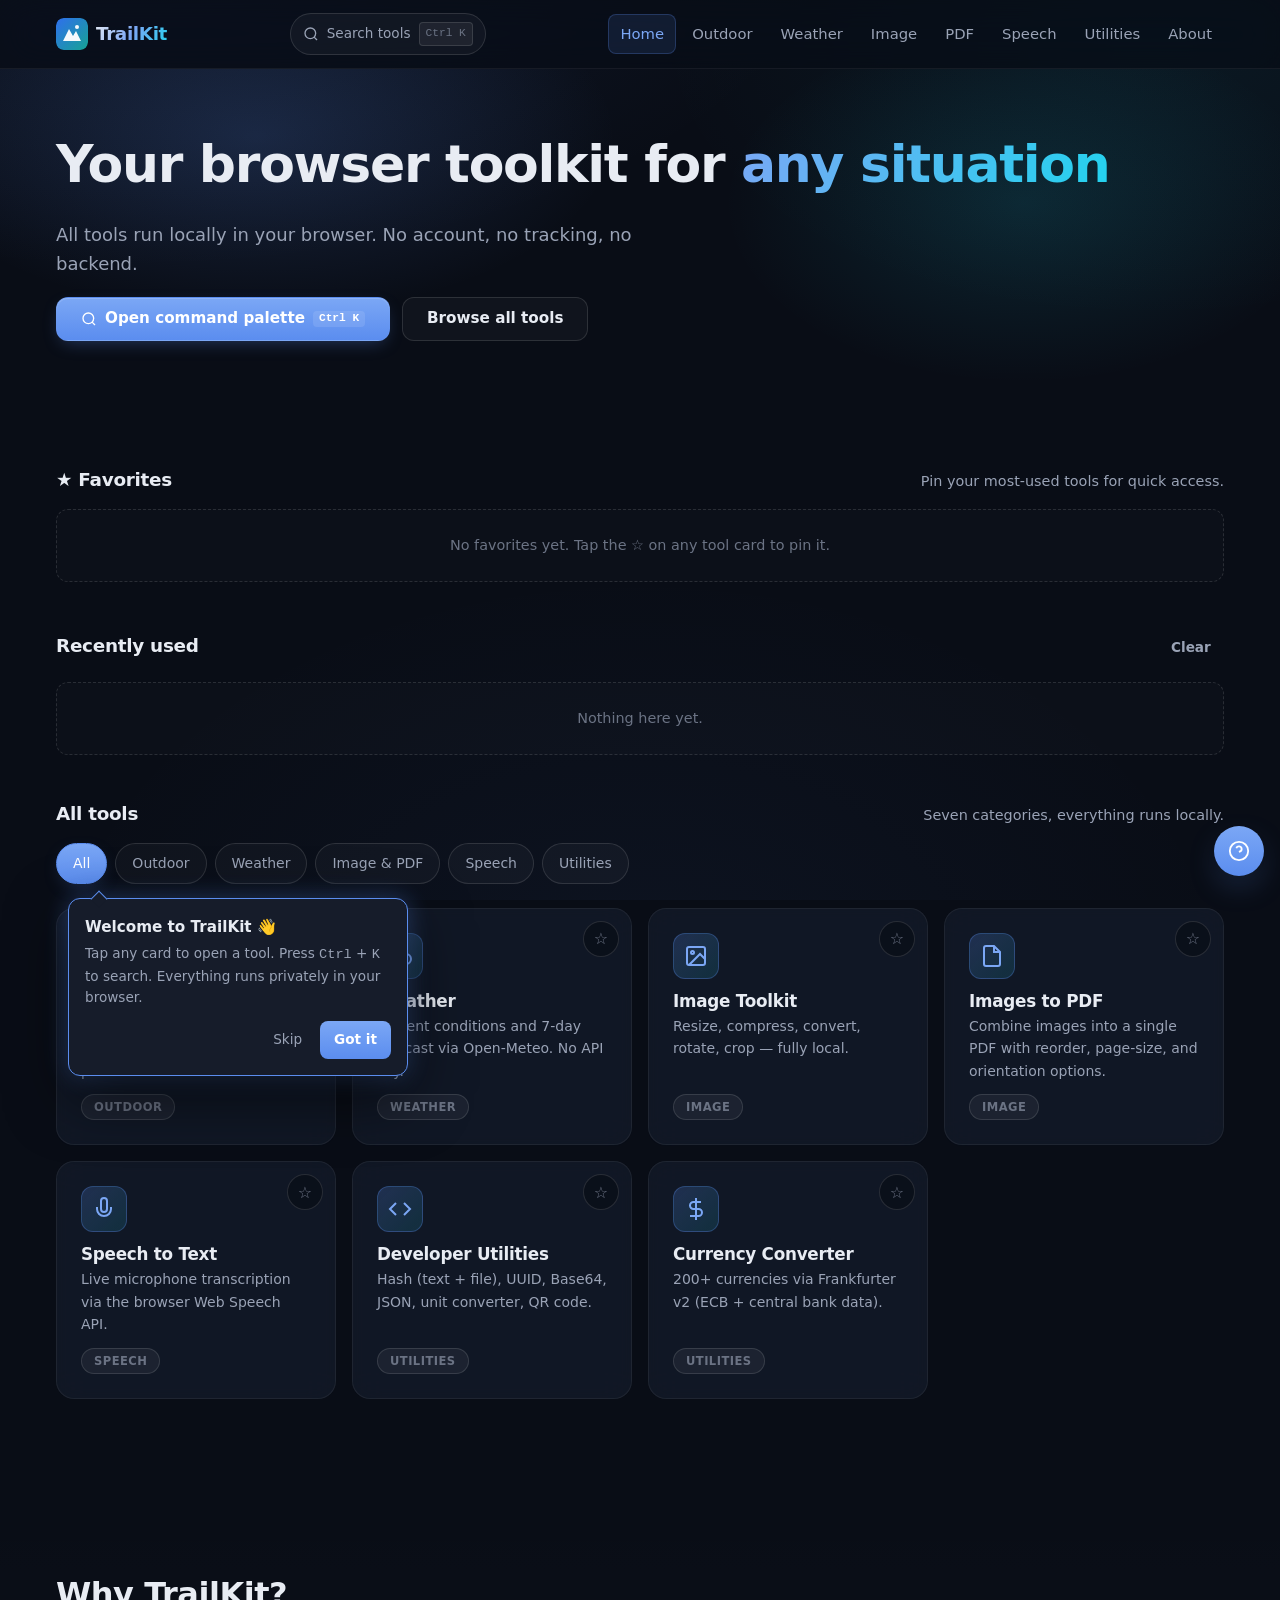
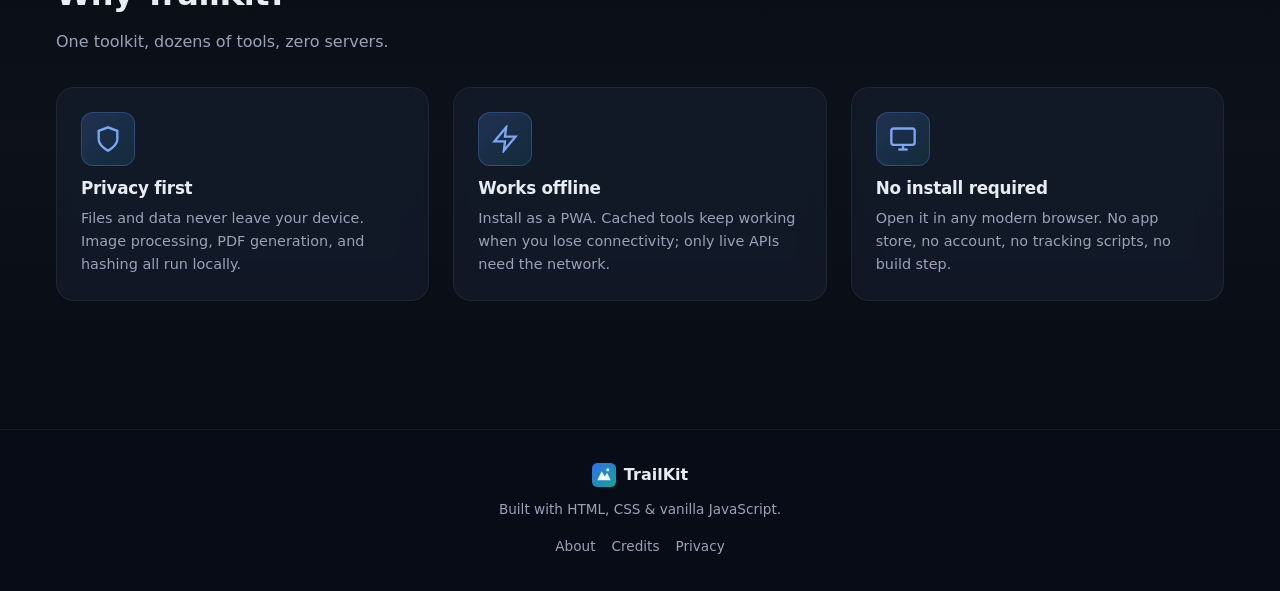
<file: index.html>
<!DOCTYPE html>
<html lang="en" data-theme="dark">
<head>
  <meta charset="UTF-8">
  <meta name="viewport" content="width=device-width, initial-scale=1.0, viewport-fit=cover">
  <meta name="description" content="TrailKit — browser toolkit for outdoor, weather, image/PDF, speech, and developer utilities.">
  <meta name="theme-color" content="#05070d">
  <title>TrailKit — Browser Toolkit</title>
  <link rel="icon" href="assets/images/logo.svg" type="image/svg+xml">
  <link rel="manifest" href="manifest.webmanifest">
  <link rel="stylesheet" href="assets/css/style.css">
  <link rel="stylesheet" href="assets/css/responsive.css">
  <link rel="stylesheet" href="assets/css/animations.css">
  <link rel="stylesheet" href="assets/css/mobile.css">
</head>
<body>
  <a href="#main-content" class="skip-link">Skip to main content</a>

  <header class="site-header" id="site-header">
    <div class="header-inner container">
      <a href="index.html" class="logo" aria-label="TrailKit home">
        <img src="assets/images/logo.svg" alt="" width="32" height="32" aria-hidden="true">
        <span class="logo-text">TrailKit</span>
      </a>
      <button class="cmd-trigger" id="cmd-trigger" aria-label="Open command palette">
        <svg width="16" height="16" viewBox="0 0 24 24" fill="none" stroke="currentColor" stroke-width="2" aria-hidden="true"><circle cx="11" cy="11" r="8"/><line x1="21" y1="21" x2="16.65" y2="16.65"/></svg>
        <span class="cmd-trigger-text">Search tools</span>
        <kbd class="cmd-trigger-kbd">Ctrl K</kbd>
      </button>
      <button class="nav-toggle" id="nav-toggle" aria-label="Toggle navigation" aria-expanded="false" aria-controls="main-nav">
        <span class="nav-toggle-bar"></span><span class="nav-toggle-bar"></span><span class="nav-toggle-bar"></span>
      </button>
      <nav class="main-nav" id="main-nav" aria-label="Primary">
        <ul class="nav-list">
          <li><a href="index.html" class="nav-link active">Home</a></li>
          <li><a href="pages/outdoor.html" class="nav-link">Outdoor</a></li>
          <li><a href="pages/weather.html" class="nav-link">Weather</a></li>
          <li><a href="pages/image-tools.html" class="nav-link">Image</a></li>
          <li><a href="pages/pdf-tools.html" class="nav-link">PDF</a></li>
          <li><a href="pages/speech.html" class="nav-link">Speech</a></li>
          <li><a href="pages/utilities.html" class="nav-link">Utilities</a></li>
          <li><a href="pages/about.html" class="nav-link">About</a></li>
        </ul>
      </nav>
    </div>
  </header>

  <main id="main-content">
    <section class="hero dashboard-hero">
      <div class="container">
        <div class="dashboard-intro">
          <h1 class="hero-title">Your browser toolkit for <span class="highlight">any situation</span></h1>
          <p class="hero-subtitle">All tools run locally in your browser. No account, no tracking, no backend.</p>
          <div class="hero-actions">
            <button type="button" class="btn btn-primary" id="hero-cmd-open">
              <svg width="16" height="16" viewBox="0 0 24 24" fill="none" stroke="currentColor" stroke-width="2" aria-hidden="true"><circle cx="11" cy="11" r="8"/><line x1="21" y1="21" x2="16.65" y2="16.65"/></svg>
              Open command palette
              <kbd>Ctrl K</kbd>
            </button>
            <a href="#tools" class="btn btn-outline">Browse all tools</a>
          </div>
        </div>
      </div>
    </section>

    <section class="section" id="dashboard">
      <div class="container">
        <div class="dash-section" id="dash-favorites-wrap">
          <div class="dash-section-head">
            <h2 class="dash-section-title">★ Favorites</h2>
            <p class="dash-section-sub">Pin your most-used tools for quick access.</p>
          </div>
          <div class="tool-grid" id="dash-favorites"></div>
          <p class="dash-empty hidden" id="dash-favorites-empty">No favorites yet. Tap the ☆ on any tool card to pin it.</p>
        </div>

        <div class="dash-section" id="dash-recent-wrap">
          <div class="dash-section-head">
            <h2 class="dash-section-title">Recently used</h2>
            <button type="button" class="btn btn-ghost btn-sm" id="dash-clear-recent">Clear</button>
          </div>
          <div class="tool-grid" id="dash-recent"></div>
          <p class="dash-empty hidden" id="dash-recent-empty">Nothing here yet.</p>
        </div>

        <div class="dash-section" id="tools">
          <div class="dash-section-head">
            <h2 class="dash-section-title">All tools</h2>
            <p class="dash-section-sub">Seven categories, everything runs locally.</p>
          </div>

          <div class="category-filter" id="category-filter" role="tablist" aria-label="Tool categories">
            <button class="filter-btn active" data-category="all" role="tab" aria-selected="true">All</button>
            <button class="filter-btn" data-category="outdoor" role="tab" aria-selected="false">Outdoor</button>
            <button class="filter-btn" data-category="weather" role="tab" aria-selected="false">Weather</button>
            <button class="filter-btn" data-category="image" role="tab" aria-selected="false">Image &amp; PDF</button>
            <button class="filter-btn" data-category="speech" role="tab" aria-selected="false">Speech</button>
            <button class="filter-btn" data-category="utilities" role="tab" aria-selected="false">Utilities</button>
          </div>

          <div class="tool-grid" id="tool-grid"></div>
          <p class="no-results hidden" id="no-results">No tools match your search.</p>
        </div>
      </div>
    </section>

    <section class="section section-alt">
      <div class="container">
        <div class="section-header reveal">
          <h2 class="section-title">Why TrailKit?</h2>
          <p class="section-subtitle">One toolkit, dozens of tools, zero servers.</p>
        </div>
        <div class="feature-grid">
          <article class="feature-card reveal">
            <div class="feature-icon" aria-hidden="true"><svg width="28" height="28" viewBox="0 0 24 24" fill="none" stroke="currentColor" stroke-width="2"><path d="M12 22s8-4 8-10V5l-8-3-8 3v7c0 6 8 10 8 10z"/></svg></div>
            <h3>Privacy first</h3>
            <p>Files and data never leave your device. Image processing, PDF generation, and hashing all run locally.</p>
          </article>
          <article class="feature-card reveal">
            <div class="feature-icon" aria-hidden="true"><svg width="28" height="28" viewBox="0 0 24 24" fill="none" stroke="currentColor" stroke-width="2"><polygon points="13 2 3 14 12 14 11 22 21 10 12 10 13 2"/></svg></div>
            <h3>Works offline</h3>
            <p>Install as a PWA. Cached tools keep working when you lose connectivity; only live APIs need the network.</p>
          </article>
          <article class="feature-card reveal">
            <div class="feature-icon" aria-hidden="true"><svg width="28" height="28" viewBox="0 0 24 24" fill="none" stroke="currentColor" stroke-width="2"><rect x="2" y="3" width="20" height="14" rx="2"/><line x1="8" y1="21" x2="16" y2="21"/><line x1="12" y1="17" x2="12" y2="21"/></svg></div>
            <h3>No install required</h3>
            <p>Open it in any modern browser. No app store, no account, no tracking scripts, no build step.</p>
          </article>
        </div>
      </div>
    </section>
  </main>

  <footer class="site-footer">
    <div class="container footer-inner">
      <div class="footer-brand"><img src="assets/images/logo.svg" alt="" width="24" height="24" aria-hidden="true"><span>TrailKit</span></div>
      <p class="footer-note">Built with HTML, CSS &amp; vanilla JavaScript.</p>
      <nav aria-label="Footer"><ul class="footer-links">
        <li><a href="pages/about.html">About</a></li>
        <li><a href="pages/about.html#credits">Credits</a></li>
        <li><a href="pages/about.html#privacy">Privacy</a></li>
      </ul></nav>
    </div>
  </footer>

  <script src="assets/js/state.js"></script>
  <script src="assets/js/notify.js"></script>
  <script src="assets/js/tool-engine.js"></script>
  <script src="assets/js/theme.js"></script>
  <script src="assets/js/navigation.js"></script>
  <script src="assets/js/favorites.js"></script>
  <script src="assets/js/command-palette.js"></script>
  <script src="assets/js/help.js"></script>
  <script src="assets/js/mobile.js"></script>
  <script src="assets/js/app.js"></script>
</body>
</html>
</file>
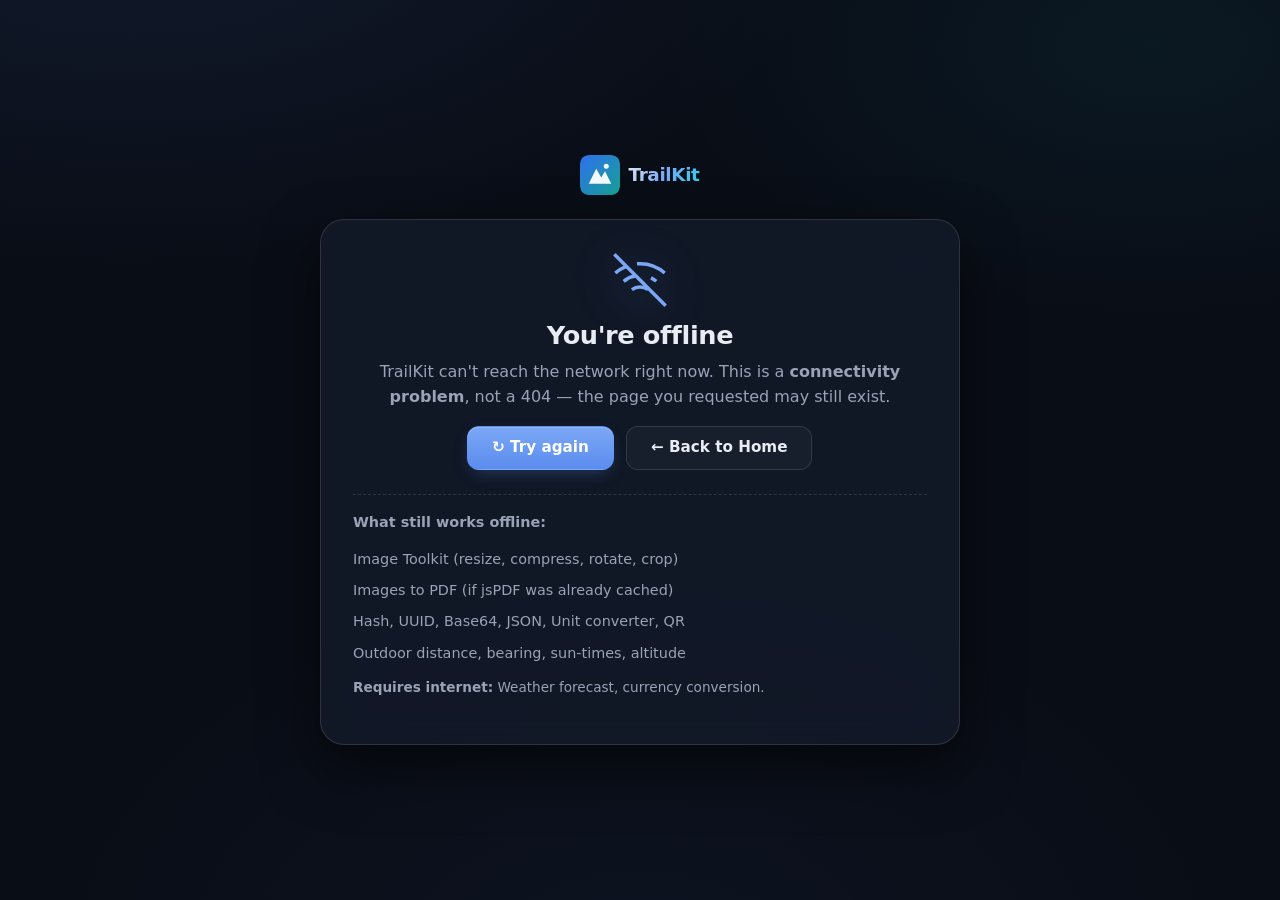
<file: offline.html>
<!DOCTYPE html>
<html lang="en" data-theme="dark">
<head>
  <meta charset="UTF-8">
  <meta name="viewport" content="width=device-width, initial-scale=1.0, viewport-fit=cover">
  <meta name="robots" content="noindex">
  <meta name="theme-color" content="#05070d">
  <title>Offline — TrailKit</title>
  <link rel="icon" href="assets/images/logo.svg" type="image/svg+xml">
  <link rel="stylesheet" href="assets/css/style.css">
  <link rel="stylesheet" href="assets/css/responsive.css">
  <link rel="stylesheet" href="assets/css/animations.css">
  <link rel="stylesheet" href="assets/css/mobile.css">
</head>
<body class="error-page-body">
  <a href="#main-content" class="skip-link">Skip to main content</a>

  <main id="main-content" class="error-page">
    <div class="error-page-inner">
      <a href="index.html" class="logo error-page-logo" aria-label="TrailKit home">
        <img src="assets/images/logo.svg" alt="" width="40" height="40" aria-hidden="true">
        <span class="logo-text">TrailKit</span>
      </a>

      <div class="error-page-card fade-in-up">
        <div class="error-page-icon" aria-hidden="true">
          <svg width="56" height="56" viewBox="0 0 24 24" fill="none" stroke="currentColor" stroke-width="1.5">
            <path d="M1 1l22 22"/>
            <path d="M16.72 11.06A10.94 10.94 0 0 1 19 12.55"/>
            <path d="M5 12.55a10.94 10.94 0 0 1 5.17-2.39"/>
            <path d="M10.71 5.05A16 16 0 0 1 22.58 9"/>
            <path d="M1.42 9a15.91 15.91 0 0 1 4.7-2.88"/>
            <path d="M8.53 16.11a6 6 0 0 1 6.95 0"/>
            <line x1="12" y1="20" x2="12.01" y2="20"/>
          </svg>
        </div>
        <h1 class="error-page-title">You're offline</h1>
        <p class="error-page-desc">
          TrailKit can't reach the network right now. This is a
          <strong>connectivity problem</strong>, not a 404 — the page you
          requested may still exist.
        </p>

        <div class="error-page-actions">
          <button type="button" class="btn btn-primary" id="retry-btn">↻ Try again</button>
          <a href="index.html" class="btn btn-outline">← Back to Home</a>
        </div>

        <div class="error-page-hint">
          <p><strong>What still works offline:</strong></p>
          <ul class="error-page-links error-page-links-plain">
            <li>Image Toolkit (resize, compress, rotate, crop)</li>
            <li>Images to PDF (if jsPDF was already cached)</li>
            <li>Hash, UUID, Base64, JSON, Unit converter, QR</li>
            <li>Outdoor distance, bearing, sun-times, altitude</li>
          </ul>
          <p style="margin-top: var(--space-3); font-size: 0.85rem; color: var(--text-muted);">
            <strong>Requires internet:</strong> Weather forecast, currency conversion.
          </p>
        </div>
      </div>
    </div>
  </main>

  <script src="assets/js/theme.js"></script>
  <script>
    document.getElementById('retry-btn').addEventListener('click', function () {
      if (navigator.onLine) { window.location.reload(); return; }
      fetch('index.html', { method: 'HEAD', cache: 'no-store' })
        .then(function () { window.location.reload(); })
        .catch(function () {
          var btn = document.getElementById('retry-btn');
          btn.textContent = 'Still offline — check your connection';
          setTimeout(function () { btn.textContent = '↻ Try again'; }, 2500);
        });
    });
  </script>
</body>
</html>
</file>
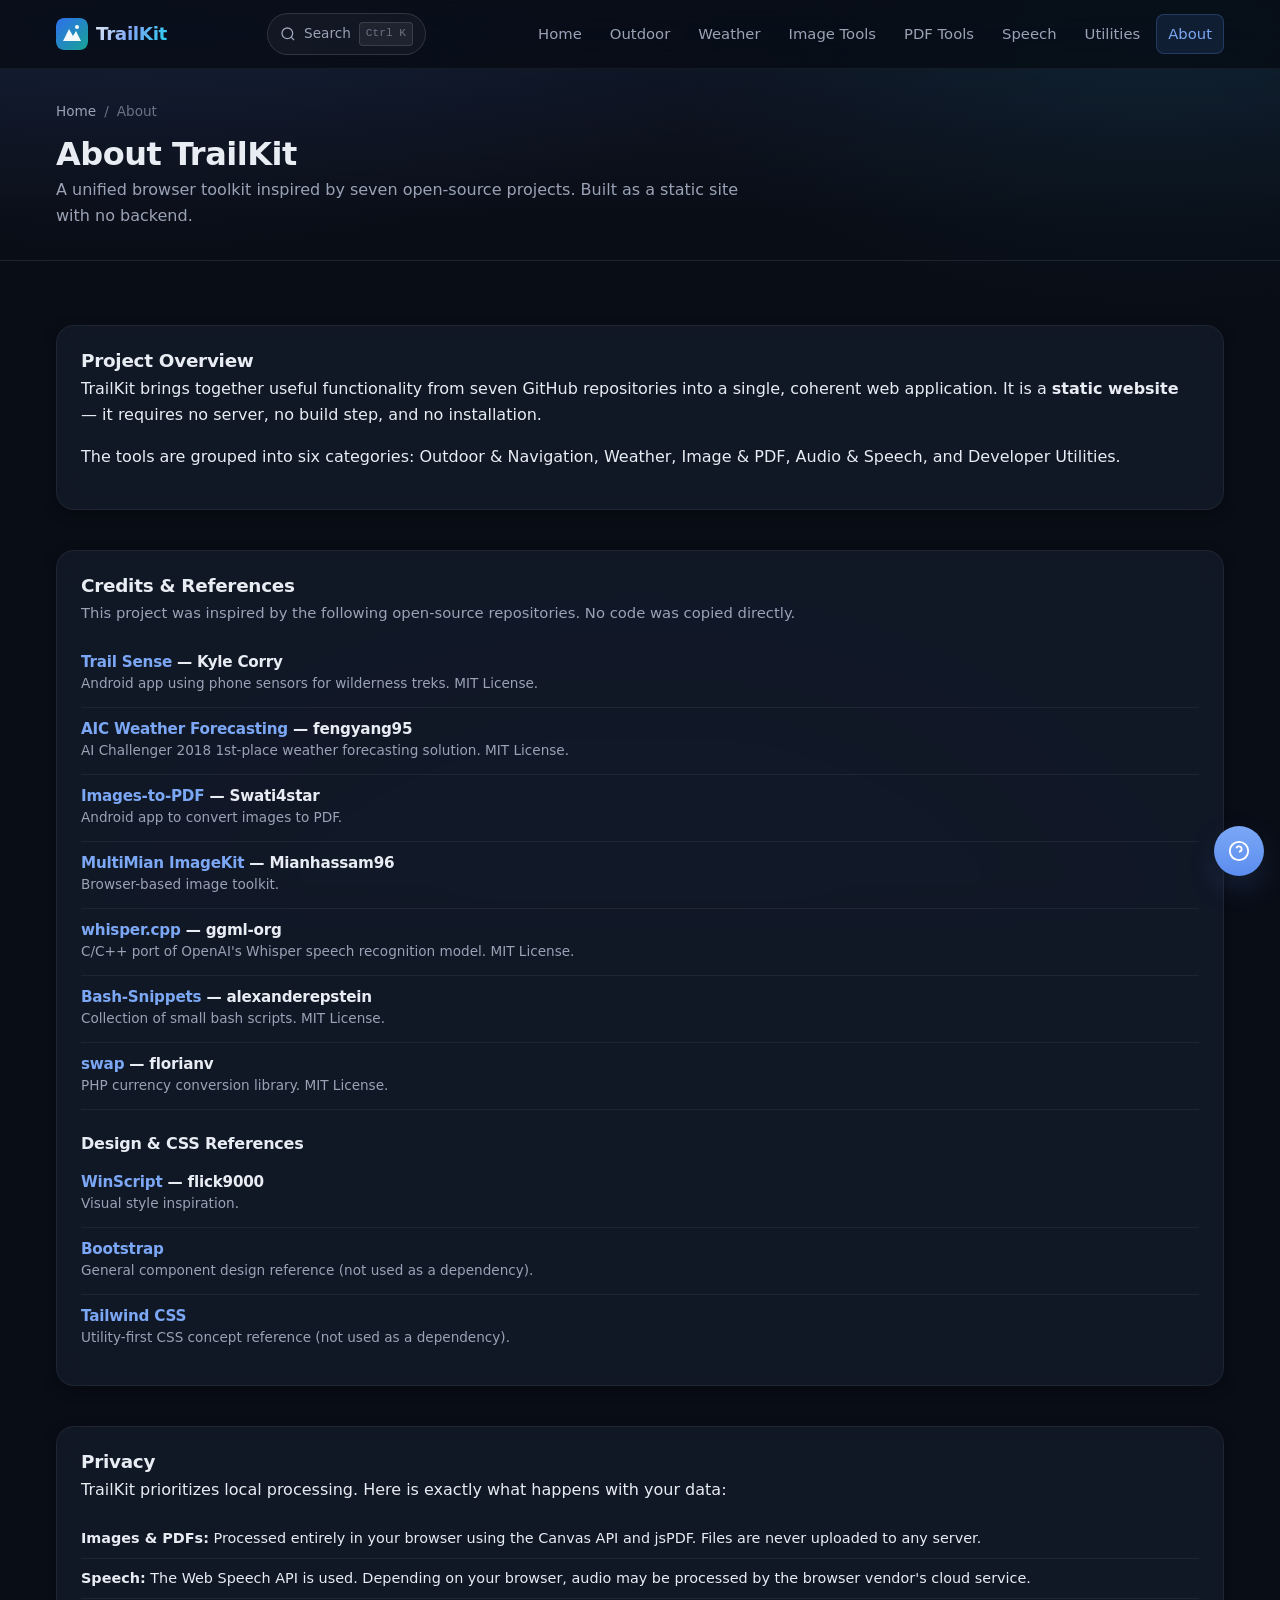
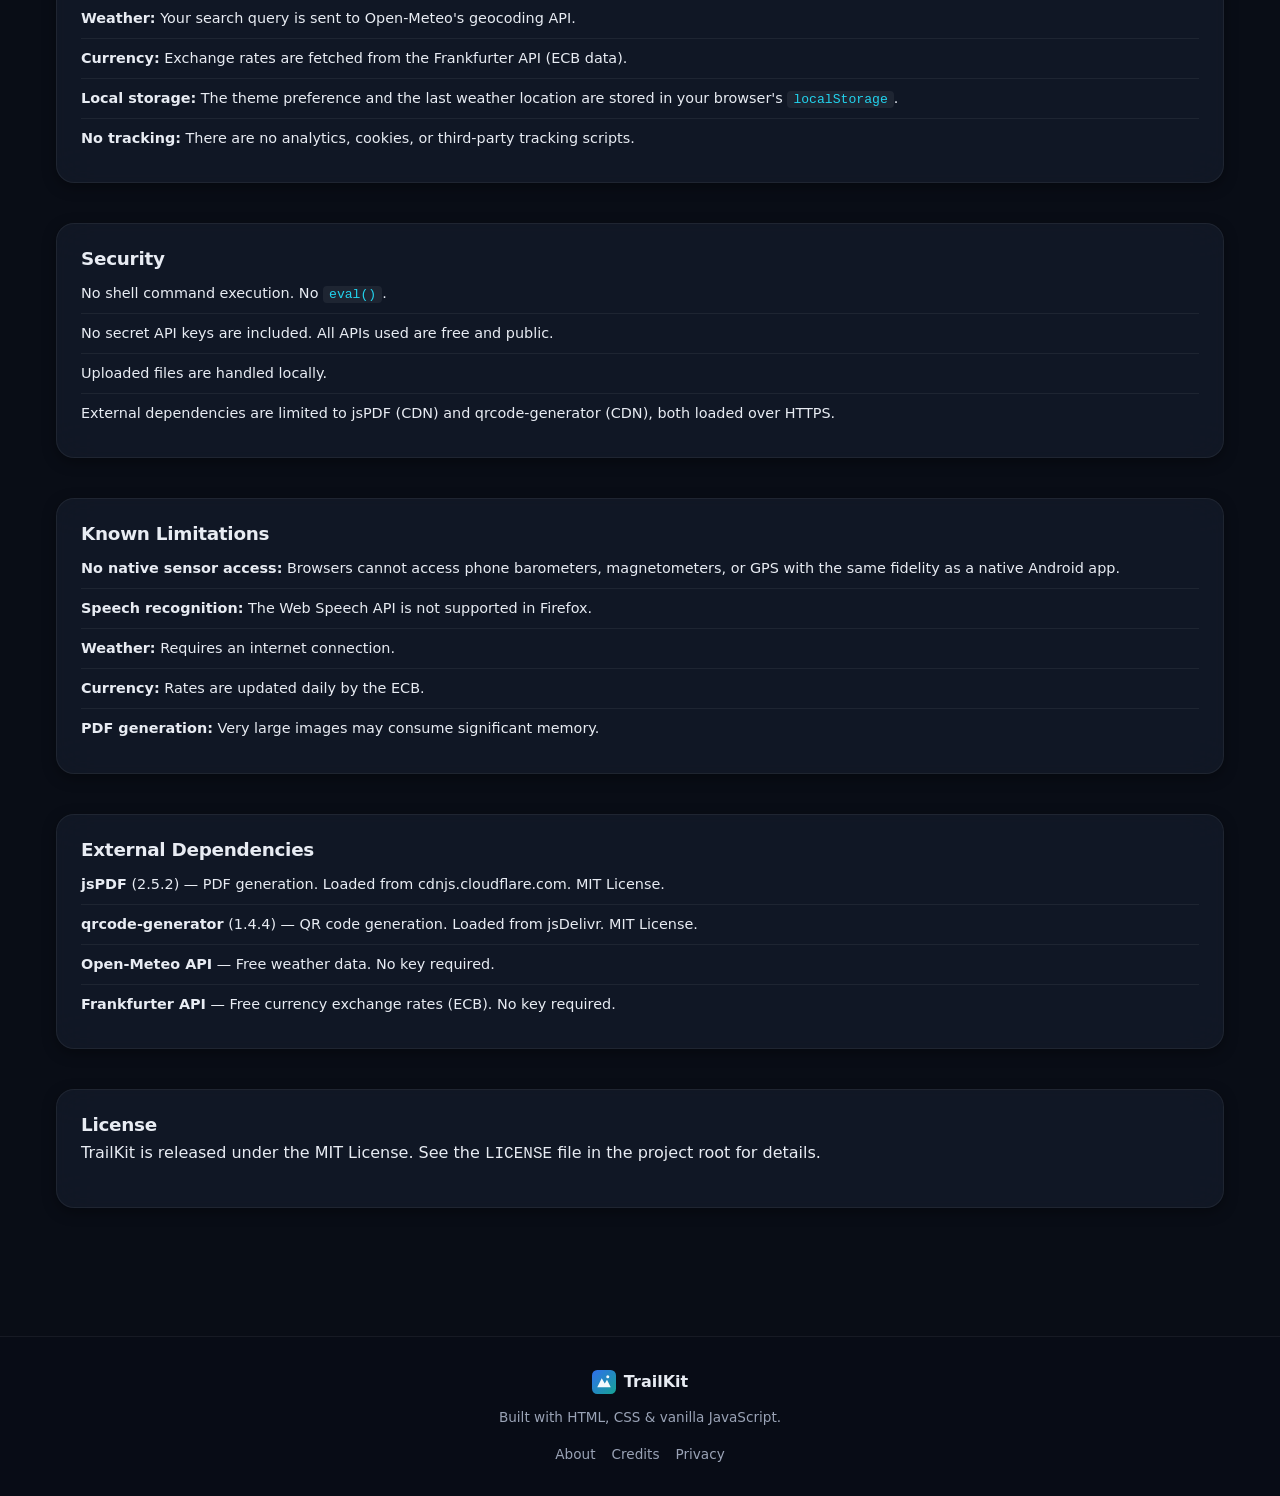
<file: pages/about.html>
<!DOCTYPE html>
<html lang="en" data-theme="dark">
<head>
  <meta charset="UTF-8">
  <meta name="viewport" content="width=device-width, initial-scale=1.0, viewport-fit=cover">
  <meta name="description" content="About TrailKit — credits, privacy, security, and known limitations.">
  <meta name="theme-color" content="#05070d">
  <title>About — TrailKit</title>
  <link rel="icon" href="../assets/images/logo.svg" type="image/svg+xml">
  <link rel="stylesheet" href="../assets/css/style.css">
  <link rel="stylesheet" href="../assets/css/responsive.css">
  <link rel="stylesheet" href="../assets/css/animations.css">
  <link rel="manifest" href="../manifest.webmanifest">
  <link rel="stylesheet" href="../assets/css/mobile.css">
</head>
<body id="about-page">
  <a href="#main-content" class="skip-link">Skip to main content</a>
  <header class="site-header" id="site-header">
    <div class="header-inner container">
      <a href="../index.html" class="logo" aria-label="TrailKit home">
        <img src="../assets/images/logo.svg" alt="" width="32" height="32" aria-hidden="true">
        <span class="logo-text">TrailKit</span>
      </a>
      <button class="cmd-trigger" id="cmd-trigger" aria-label="Open command palette">
        <svg width="16" height="16" viewBox="0 0 24 24" fill="none" stroke="currentColor" stroke-width="2" aria-hidden="true"><circle cx="11" cy="11" r="8"/><line x1="21" y1="21" x2="16.65" y2="16.65"/></svg>
        <span class="cmd-trigger-text">Search</span>
        <kbd class="cmd-trigger-kbd">Ctrl K</kbd>
      </button>
      <button class="nav-toggle" id="nav-toggle" aria-label="Toggle navigation" aria-expanded="false" aria-controls="main-nav">
        <span class="nav-toggle-bar"></span><span class="nav-toggle-bar"></span><span class="nav-toggle-bar"></span>
      </button>
      <nav class="main-nav" id="main-nav" aria-label="Primary">
        <ul class="nav-list">
          <li><a href="../index.html" class="nav-link">Home</a></li>
          <li><a href="outdoor.html" class="nav-link">Outdoor</a></li>
          <li><a href="weather.html" class="nav-link">Weather</a></li>
          <li><a href="image-tools.html" class="nav-link">Image Tools</a></li>
          <li><a href="pdf-tools.html" class="nav-link">PDF Tools</a></li>
          <li><a href="speech.html" class="nav-link">Speech</a></li>
          <li><a href="utilities.html" class="nav-link">Utilities</a></li>
          <li><a href="about.html" class="nav-link active">About</a></li>
        </ul>
      </nav>
    </div>
  </header>

  <main id="main-content">
    <div class="page-header">
      <div class="container">
        <nav class="breadcrumb" aria-label="Breadcrumb">
          <a href="../index.html">Home</a><span aria-hidden="true">/</span><span>About</span>
        </nav>
        <h1>About TrailKit</h1>
        <p>A unified browser toolkit inspired by seven open-source projects. Built as a static site with no backend.</p>
      </div>
    </div>

    <section class="section">
      <div class="container tool-layout tool-layout-wide">

        <div class="card">
          <h2 class="card-title">Project Overview</h2>
          <p>TrailKit brings together useful functionality from seven GitHub repositories into a single, coherent web application. It is a <strong>static website</strong> — it requires no server, no build step, and no installation.</p>
          <p>The tools are grouped into six categories: Outdoor &amp; Navigation, Weather, Image &amp; PDF, Audio &amp; Speech, and Developer Utilities.</p>
        </div>

        <div class="card" id="credits">
          <h2 class="card-title">Credits &amp; References</h2>
          <p class="card-desc">This project was inspired by the following open-source repositories. No code was copied directly.</p>

          <div class="credit-item">
            <div>
              <h4><a href="https://github.com/kylecorry31/Trail-Sense" target="_blank" rel="noopener noreferrer">Trail Sense</a> — Kyle Corry</h4>
              <p>Android app using phone sensors for wilderness treks. MIT License.</p>
            </div>
          </div>

          <div class="credit-item">
            <div>
              <h4><a href="https://github.com/fengyang95/AIC_Weather_Forecasting" target="_blank" rel="noopener noreferrer">AIC Weather Forecasting</a> — fengyang95</h4>
              <p>AI Challenger 2018 1st-place weather forecasting solution. MIT License.</p>
            </div>
          </div>

          <div class="credit-item">
            <div>
              <h4><a href="https://github.com/Swati4star/Images-to-PDF" target="_blank" rel="noopener noreferrer">Images-to-PDF</a> — Swati4star</h4>
              <p>Android app to convert images to PDF.</p>
            </div>
          </div>

          <div class="credit-item">
            <div>
              <h4><a href="https://github.com/Mianhassam96/MultiMian-ImageKit" target="_blank" rel="noopener noreferrer">MultiMian ImageKit</a> — Mianhassam96</h4>
              <p>Browser-based image toolkit.</p>
            </div>
          </div>

          <div class="credit-item">
            <div>
              <h4><a href="https://github.com/ggml-org/whisper.cpp" target="_blank" rel="noopener noreferrer">whisper.cpp</a> — ggml-org</h4>
              <p>C/C++ port of OpenAI's Whisper speech recognition model. MIT License.</p>
            </div>
          </div>

          <div class="credit-item">
            <div>
              <h4><a href="https://github.com/alexanderepstein/Bash-Snippets" target="_blank" rel="noopener noreferrer">Bash-Snippets</a> — alexanderepstein</h4>
              <p>Collection of small bash scripts. MIT License.</p>
            </div>
          </div>

          <div class="credit-item">
            <div>
              <h4><a href="https://github.com/florianv/swap" target="_blank" rel="noopener noreferrer">swap</a> — florianv</h4>
              <p>PHP currency conversion library. MIT License.</p>
            </div>
          </div>

          <h3 style="margin-top:var(--space-5);font-size:1rem">Design &amp; CSS References</h3>
          <div class="credit-item">
            <div>
              <h4><a href="https://github.com/flick9000/winscript" target="_blank" rel="noopener noreferrer">WinScript</a> — flick9000</h4>
              <p>Visual style inspiration.</p>
            </div>
          </div>
          <div class="credit-item">
            <div>
              <h4><a href="https://getbootstrap.com/" target="_blank" rel="noopener noreferrer">Bootstrap</a></h4>
              <p>General component design reference (not used as a dependency).</p>
            </div>
          </div>
          <div class="credit-item">
            <div>
              <h4><a href="https://tailwindcss.com/" target="_blank" rel="noopener noreferrer">Tailwind CSS</a></h4>
              <p>Utility-first CSS concept reference (not used as a dependency).</p>
            </div>
          </div>
        </div>

        <div class="card" id="privacy">
          <h2 class="card-title">Privacy</h2>
          <p>TrailKit prioritizes local processing. Here is exactly what happens with your data:</p>
          <ul class="list-plain">
            <li><strong>Images &amp; PDFs:</strong> Processed entirely in your browser using the Canvas API and jsPDF. Files are never uploaded to any server.</li>
            <li><strong>Speech:</strong> The Web Speech API is used. Depending on your browser, audio may be processed by the browser vendor's cloud service.</li>
            <li><strong>Weather:</strong> Your search query is sent to Open-Meteo's geocoding API.</li>
            <li><strong>Currency:</strong> Exchange rates are fetched from the Frankfurter API (ECB data).</li>
            <li><strong>Local storage:</strong> The theme preference and the last weather location are stored in your browser's <code>localStorage</code>.</li>
            <li><strong>No tracking:</strong> There are no analytics, cookies, or third-party tracking scripts.</li>
          </ul>
        </div>

        <div class="card" id="security">
          <h2 class="card-title">Security</h2>
          <ul class="list-plain">
            <li>No shell command execution. No <code>eval()</code>.</li>
            <li>No secret API keys are included. All APIs used are free and public.</li>
            <li>Uploaded files are handled locally.</li>
            <li>External dependencies are limited to jsPDF (CDN) and qrcode-generator (CDN), both loaded over HTTPS.</li>
          </ul>
        </div>

        <div class="card" id="limitations">
          <h2 class="card-title">Known Limitations</h2>
          <ul class="list-plain">
            <li><strong>No native sensor access:</strong> Browsers cannot access phone barometers, magnetometers, or GPS with the same fidelity as a native Android app.</li>
            <li><strong>Speech recognition:</strong> The Web Speech API is not supported in Firefox.</li>
            <li><strong>Weather:</strong> Requires an internet connection.</li>
            <li><strong>Currency:</strong> Rates are updated daily by the ECB.</li>
            <li><strong>PDF generation:</strong> Very large images may consume significant memory.</li>
          </ul>
        </div>

        <div class="card">
          <h2 class="card-title">External Dependencies</h2>
          <ul class="list-plain">
            <li><strong>jsPDF</strong> (2.5.2) — PDF generation. Loaded from cdnjs.cloudflare.com. MIT License.</li>
            <li><strong>qrcode-generator</strong> (1.4.4) — QR code generation. Loaded from jsDelivr. MIT License.</li>
            <li><strong>Open-Meteo API</strong> — Free weather data. No key required.</li>
            <li><strong>Frankfurter API</strong> — Free currency exchange rates (ECB). No key required.</li>
          </ul>
        </div>

        <div class="card">
          <h2 class="card-title">License</h2>
          <p>TrailKit is released under the MIT License. See the <code>LICENSE</code> file in the project root for details.</p>
        </div>

      </div>
    </section>
  </main>

  <footer class="site-footer">
    <div class="container footer-inner">
      <div class="footer-brand"><img src="../assets/images/logo.svg" alt="" width="24" height="24" aria-hidden="true"><span>TrailKit</span></div>
      <p class="footer-note">Built with HTML, CSS &amp; vanilla JavaScript.</p>
      <nav aria-label="Footer"><ul class="footer-links"><li><a href="about.html">About</a></li><li><a href="about.html#credits">Credits</a></li><li><a href="about.html#privacy">Privacy</a></li></ul></nav>
    </div>
  </footer>

  <script src="../assets/js/state.js"></script>
  <script src="../assets/js/notify.js"></script>
  <script src="../assets/js/tool-engine.js"></script>
  <script src="../assets/js/theme.js"></script>
  <script src="../assets/js/navigation.js"></script>
  <script src="../assets/js/favorites.js"></script>
  <script src="../assets/js/command-palette.js"></script>
  <script src="../assets/js/help.js"></script>
  <script src="../assets/js/mobile.js"></script>
  <script src="../assets/js/app.js"></script>
</body>
</html>
</file>
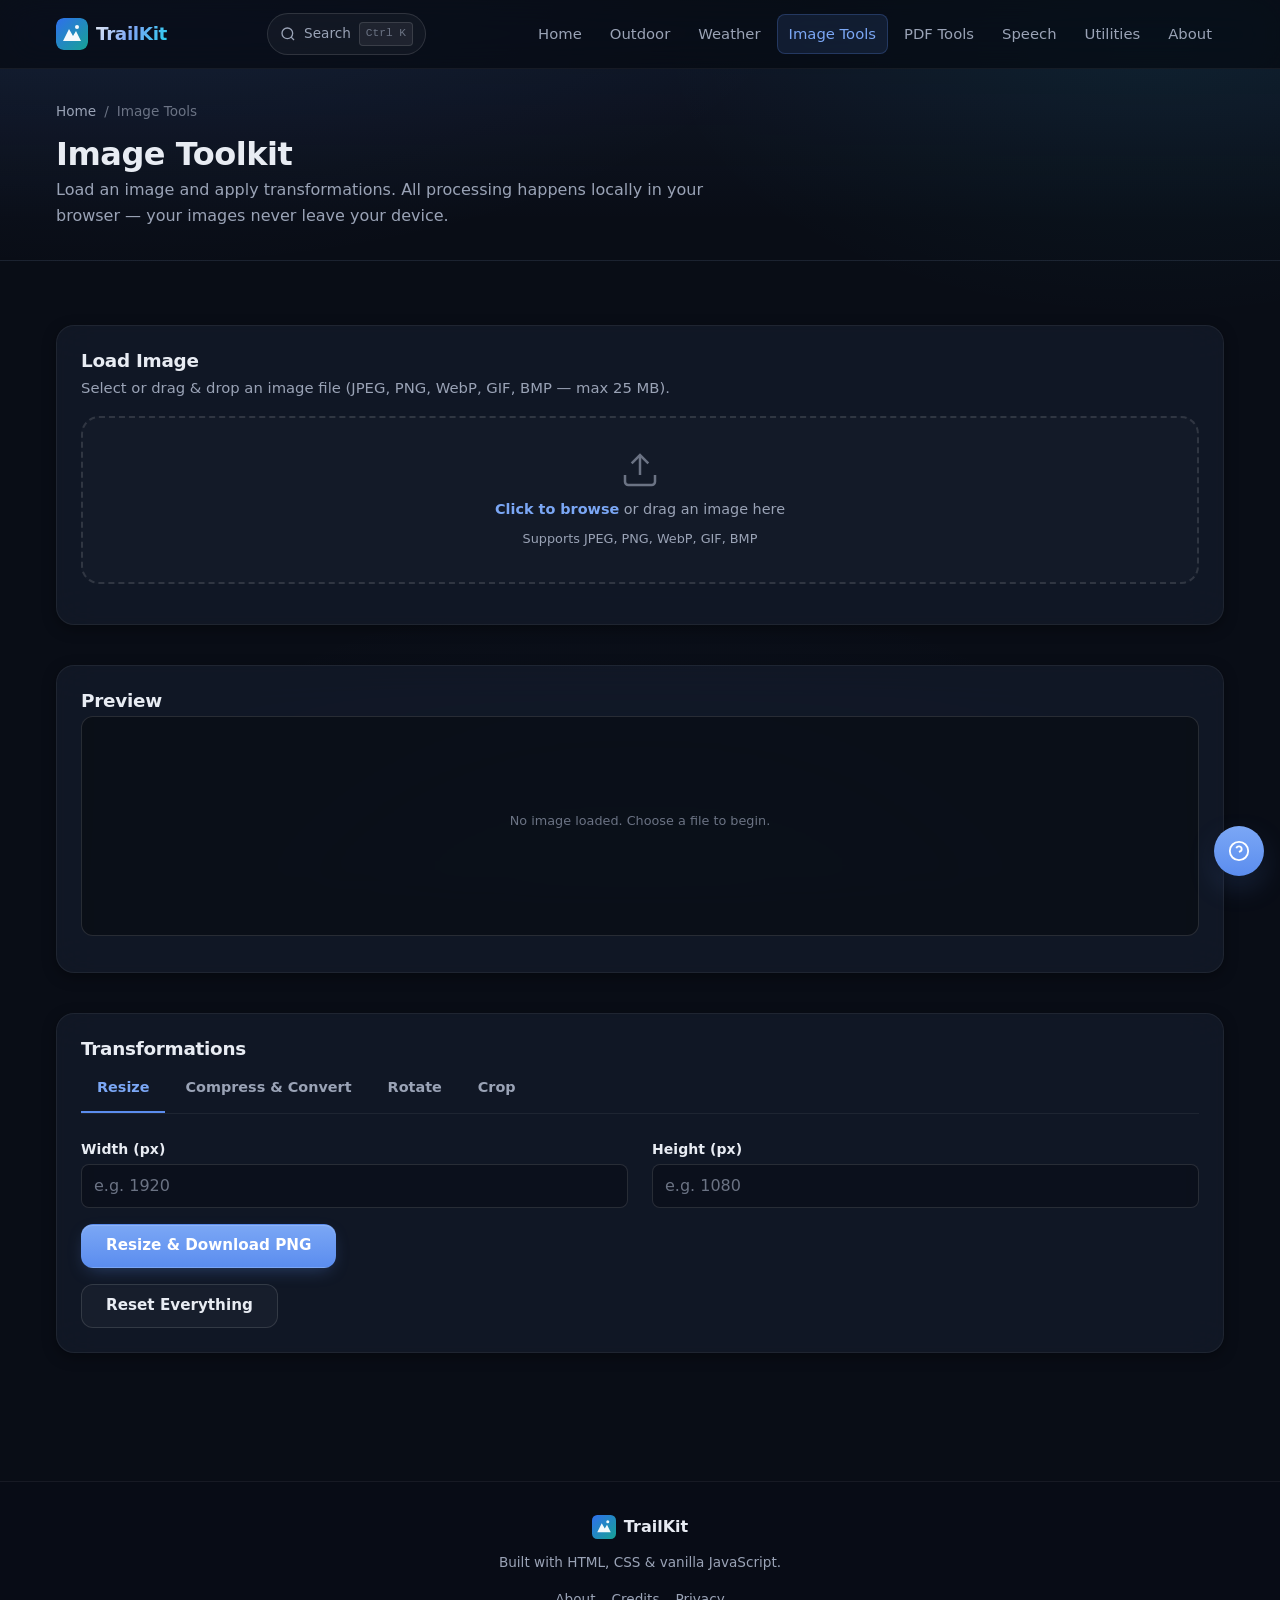
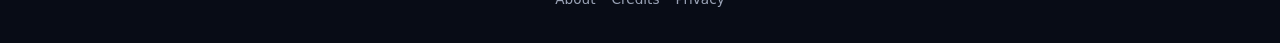
<file: pages/image-tools.html>
<!DOCTYPE html>
<html lang="en" data-theme="dark">
<head>
  <meta charset="UTF-8">
  <meta name="viewport" content="width=device-width, initial-scale=1.0, viewport-fit=cover">
  <meta name="description" content="TrailKit Image Toolkit — resize, compress, convert, rotate, crop, and inspect images locally in your browser.">
  <meta name="theme-color" content="#05070d">
  <title>Image Toolkit — TrailKit</title>
  <link rel="icon" href="../assets/images/logo.svg" type="image/svg+xml">
  <link rel="stylesheet" href="../assets/css/style.css">
  <link rel="stylesheet" href="../assets/css/responsive.css">
  <link rel="stylesheet" href="../assets/css/animations.css">
  <link rel="manifest" href="../manifest.webmanifest">
  <link rel="stylesheet" href="../assets/css/mobile.css">
</head>
<body id="image-tools-page">
  <a href="#main-content" class="skip-link">Skip to main content</a>
  <header class="site-header" id="site-header">
    <div class="header-inner container">
      <a href="../index.html" class="logo" aria-label="TrailKit home">
        <img src="../assets/images/logo.svg" alt="" width="32" height="32" aria-hidden="true">
        <span class="logo-text">TrailKit</span>
      </a>
      <button class="cmd-trigger" id="cmd-trigger" aria-label="Open command palette">
        <svg width="16" height="16" viewBox="0 0 24 24" fill="none" stroke="currentColor" stroke-width="2" aria-hidden="true"><circle cx="11" cy="11" r="8"/><line x1="21" y1="21" x2="16.65" y2="16.65"/></svg>
        <span class="cmd-trigger-text">Search</span>
        <kbd class="cmd-trigger-kbd">Ctrl K</kbd>
      </button>
      <button class="nav-toggle" id="nav-toggle" aria-label="Toggle navigation" aria-expanded="false" aria-controls="main-nav">
        <span class="nav-toggle-bar"></span><span class="nav-toggle-bar"></span><span class="nav-toggle-bar"></span>
      </button>
      <nav class="main-nav" id="main-nav" aria-label="Primary">
        <ul class="nav-list">
          <li><a href="../index.html" class="nav-link">Home</a></li>
          <li><a href="outdoor.html" class="nav-link">Outdoor</a></li>
          <li><a href="weather.html" class="nav-link">Weather</a></li>
          <li><a href="image-tools.html" class="nav-link active">Image Tools</a></li>
          <li><a href="pdf-tools.html" class="nav-link">PDF Tools</a></li>
          <li><a href="speech.html" class="nav-link">Speech</a></li>
          <li><a href="utilities.html" class="nav-link">Utilities</a></li>
          <li><a href="about.html" class="nav-link">About</a></li>
        </ul>
      </nav>
    </div>
  </header>

  <main id="main-content">
    <div class="page-header">
      <div class="container">
        <nav class="breadcrumb" aria-label="Breadcrumb">
          <a href="../index.html">Home</a><span aria-hidden="true">/</span><span>Image Tools</span>
        </nav>
        <h1>Image Toolkit</h1>
        <p>Load an image and apply transformations. All processing happens locally in your browser — your images never leave your device.</p>
      </div>
    </div>

    <section class="section">
      <div class="container tool-layout">

        <div class="card">
          <h2 class="card-title">Load Image</h2>
          <p class="card-desc">Select or drag &amp; drop an image file (JPEG, PNG, WebP, GIF, BMP — max 25 MB).</p>
          <div id="img-alert"></div>
          <div class="dropzone" id="img-dropzone" role="button" tabindex="0" aria-label="Drop an image here or click to browse">
            <svg width="40" height="40" viewBox="0 0 24 24" fill="none" stroke="currentColor" stroke-width="1.5" aria-hidden="true"><path d="M21 15v4a2 2 0 0 1-2 2H5a2 2 0 0 1-2-2v-4"/><polyline points="17 8 12 3 7 8"/><line x1="12" y1="3" x2="12" y2="15"/></svg>
            <p><strong>Click to browse</strong> or drag an image here</p>
            <p style="font-size:0.8rem">Supports JPEG, PNG, WebP, GIF, BMP</p>
          </div>
          <input type="file" id="img-file" accept="image/*" class="hidden" aria-label="Choose image file">
          <div id="img-info" style="margin-top:var(--space-4)"></div>
        </div>

        <div class="card">
          <h2 class="card-title">Preview</h2>
          <div class="preview-frame" id="img-preview">
            <p class="field-hint">No image loaded. Choose a file to begin.</p>
          </div>
          <div id="img-output-alert" style="margin-top:var(--space-3)"></div>
        </div>

        <div class="card">
          <h2 class="card-title">Transformations</h2>
          <div class="tabs" id="img-tabs" role="tablist">
            <button class="tab-btn active" data-tab="tab-resize" role="tab" aria-selected="true">Resize</button>
            <button class="tab-btn" data-tab="tab-compress" role="tab" aria-selected="false">Compress &amp; Convert</button>
            <button class="tab-btn" data-tab="tab-rotate" role="tab" aria-selected="false">Rotate</button>
            <button class="tab-btn" data-tab="tab-crop" role="tab" aria-selected="false">Crop</button>
          </div>

          <div id="tab-resize" class="tab-panel active">
            <div class="tool-panel">
              <div class="field">
                <label for="resize-w">Width (px)</label>
                <input class="input" id="resize-w" type="number" min="1" max="12000" placeholder="e.g. 1920">
              </div>
              <div class="field">
                <label for="resize-h">Height (px)</label>
                <input class="input" id="resize-h" type="number" min="1" max="12000" placeholder="e.g. 1080">
              </div>
            </div>
            <button class="btn btn-primary" id="resize-apply" type="button">Resize &amp; Download PNG</button>
          </div>

          <div id="tab-compress" class="tab-panel">
            <div class="field">
              <label for="compress-format">Output format</label>
              <select class="select" id="compress-format">
                <option value="jpeg">JPEG (smaller, no transparency)</option>
                <option value="webp">WebP (modern, good compression)</option>
                <option value="png">PNG (lossless, larger)</option>
              </select>
            </div>
            <div class="field">
              <label for="quality-range">Quality: <span id="quality-value">90%</span></label>
              <input type="range" id="quality-range" min="0.1" max="1" step="0.05" value="0.9">
            </div>
            <button class="btn btn-primary" id="compress-apply" type="button">Compress &amp; Download</button>
          </div>

          <div id="tab-rotate" class="tab-panel">
            <div class="field">
              <label for="rotate-angle">Rotation angle</label>
              <select class="select" id="rotate-angle">
                <option value="90">90° clockwise</option>
                <option value="180">180°</option>
                <option value="270">270° clockwise</option>
                <option value="-90">90° counter-clockwise</option>
              </select>
            </div>
            <button class="btn btn-primary" id="rotate-apply" type="button">Rotate &amp; Download PNG</button>
          </div>

          <div id="tab-crop" class="tab-panel">
            <p class="card-desc">Enter crop coordinates in pixels relative to the original image.</p>
            <div class="tool-panel">
              <div>
                <div class="field">
                  <label for="crop-x">X offset (px)</label>
                  <input class="input" id="crop-x" type="number" min="0" value="0">
                </div>
                <div class="field">
                  <label for="crop-y">Y offset (px)</label>
                  <input class="input" id="crop-y" type="number" min="0" value="0">
                </div>
              </div>
              <div>
                <div class="field">
                  <label for="crop-w">Width (px)</label>
                  <input class="input" id="crop-w" type="number" min="1" placeholder="e.g. 800">
                </div>
                <div class="field">
                  <label for="crop-h">Height (px)</label>
                  <input class="input" id="crop-h" type="number" min="1" placeholder="e.g. 600">
                </div>
              </div>
            </div>
            <button class="btn btn-primary" id="crop-apply" type="button">Crop &amp; Download PNG</button>
          </div>

          <div style="margin-top:var(--space-4)">
            <button class="btn btn-outline" id="img-reset" type="button">Reset Everything</button>
          </div>
        </div>

      </div>
    </section>
  </main>

  <footer class="site-footer">
    <div class="container footer-inner">
      <div class="footer-brand"><img src="../assets/images/logo.svg" alt="" width="24" height="24" aria-hidden="true"><span>TrailKit</span></div>
      <p class="footer-note">Built with HTML, CSS &amp; vanilla JavaScript.</p>
      <nav aria-label="Footer"><ul class="footer-links"><li><a href="about.html">About</a></li><li><a href="about.html#credits">Credits</a></li><li><a href="about.html#privacy">Privacy</a></li></ul></nav>
    </div>
  </footer>

  <script src="../assets/js/state.js"></script>
  <script src="../assets/js/notify.js"></script>
  <script src="../assets/js/tool-engine.js"></script>
  <script src="../assets/js/theme.js"></script>
  <script src="../assets/js/navigation.js"></script>
  <script src="../assets/js/favorites.js"></script>
  <script src="../assets/js/command-palette.js"></script>
  <script src="../assets/js/help.js"></script>
  <script src="../assets/js/mobile.js"></script>
  <script src="../assets/js/app.js"></script>
  <script src="../assets/js/image-tools.js"></script>
</body>
</html>
</file>
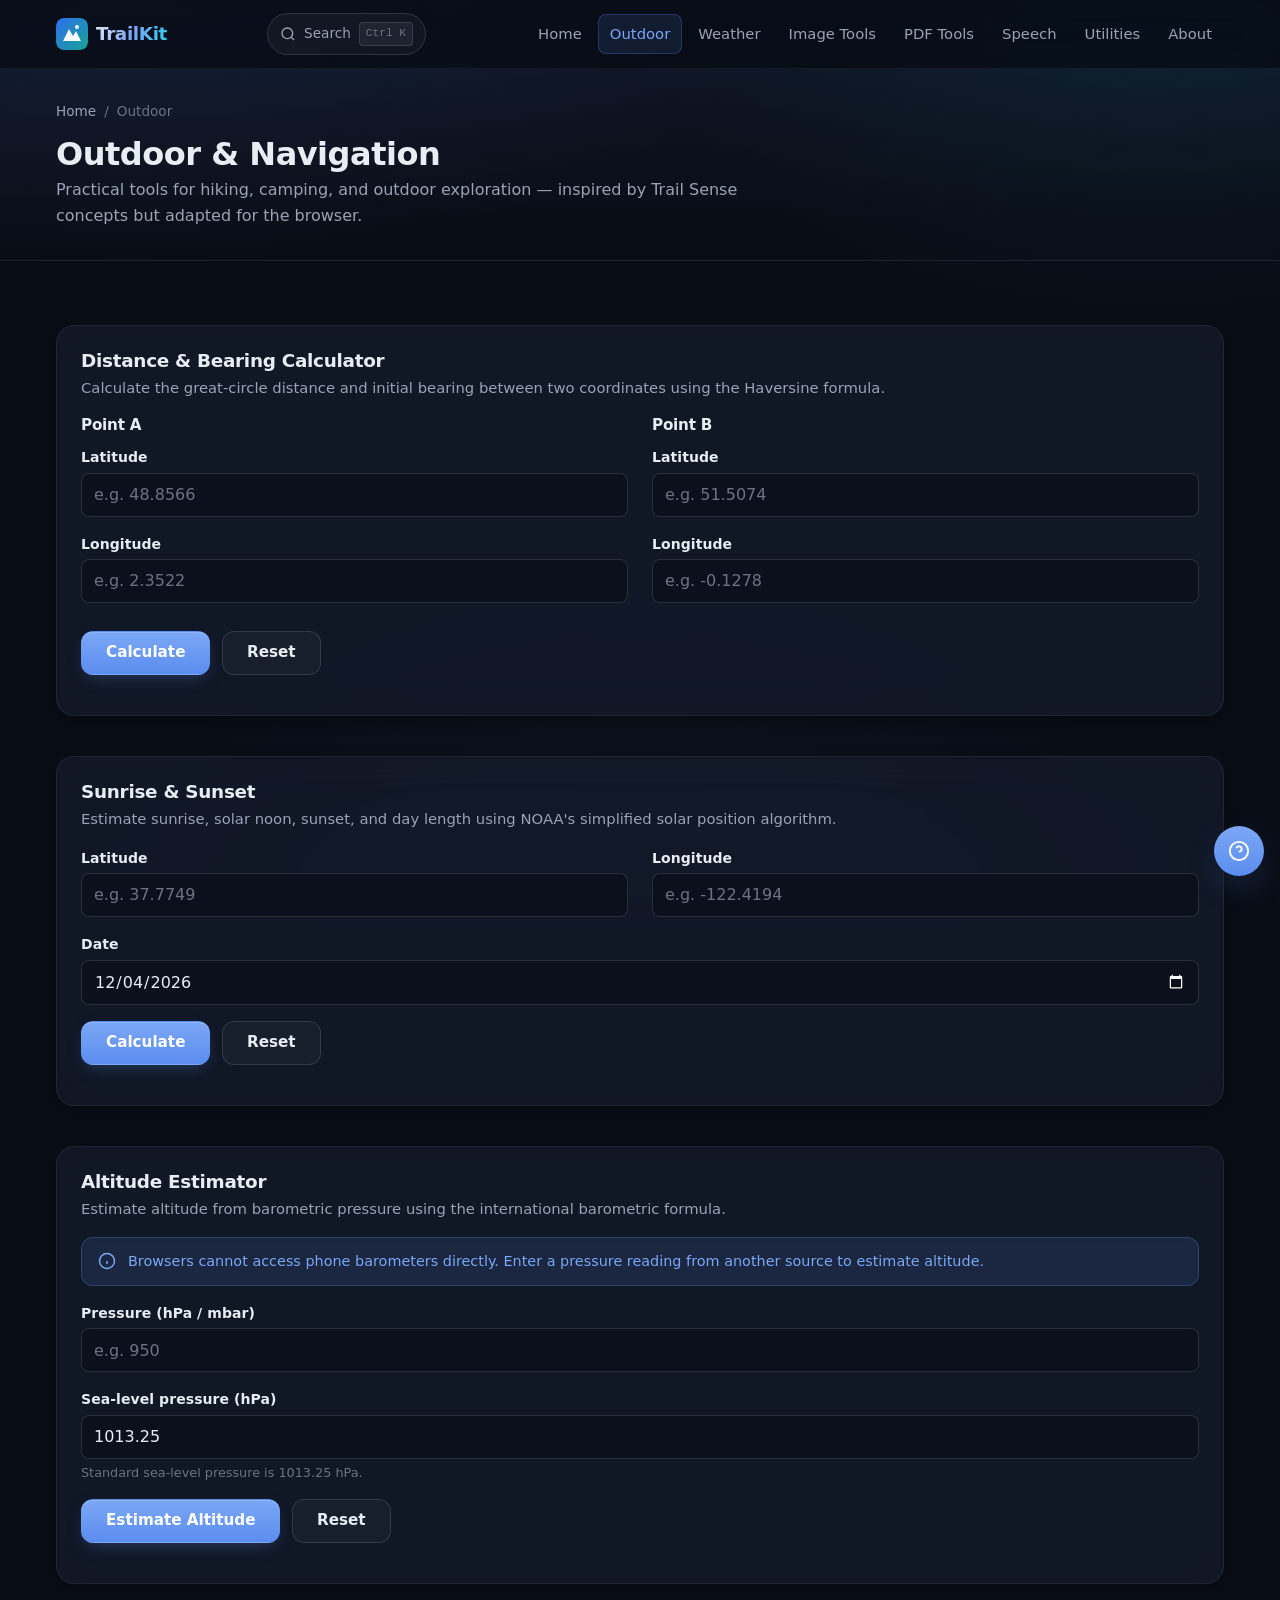
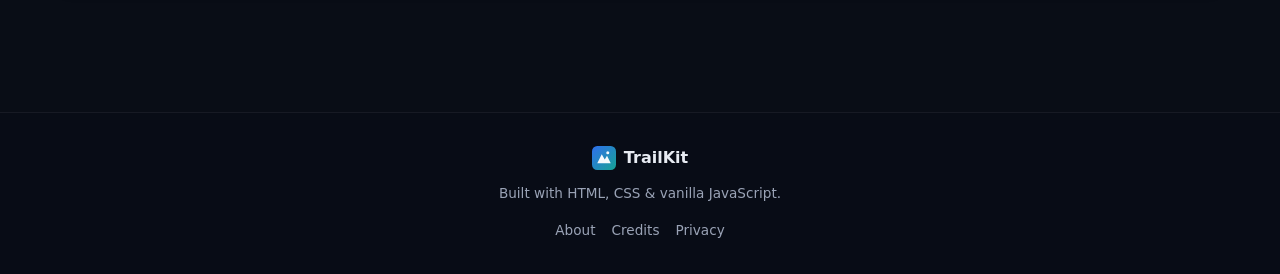
<file: pages/outdoor.html>
<!DOCTYPE html>
<html lang="en" data-theme="dark">
<head>
  <meta charset="UTF-8">
  <meta name="viewport" content="width=device-width, initial-scale=1.0, viewport-fit=cover">
  <meta name="description" content="TrailKit Outdoor Tools — distance calculator, sun times, and altitude estimator.">
  <meta name="theme-color" content="#05070d">
  <title>Outdoor Tools — TrailKit</title>
  <link rel="icon" href="../assets/images/logo.svg" type="image/svg+xml">
  <link rel="stylesheet" href="../assets/css/style.css">
  <link rel="stylesheet" href="../assets/css/responsive.css">
  <link rel="stylesheet" href="../assets/css/animations.css">
  <link rel="manifest" href="../manifest.webmanifest">
  <link rel="stylesheet" href="../assets/css/mobile.css">
</head>
<body id="outdoor-page">
  <a href="#main-content" class="skip-link">Skip to main content</a>
  <header class="site-header" id="site-header">
    <div class="header-inner container">
      <a href="../index.html" class="logo" aria-label="TrailKit home">
        <img src="../assets/images/logo.svg" alt="" width="32" height="32" aria-hidden="true">
        <span class="logo-text">TrailKit</span>
      </a>
      <button class="cmd-trigger" id="cmd-trigger" aria-label="Open command palette">
        <svg width="16" height="16" viewBox="0 0 24 24" fill="none" stroke="currentColor" stroke-width="2" aria-hidden="true"><circle cx="11" cy="11" r="8"/><line x1="21" y1="21" x2="16.65" y2="16.65"/></svg>
        <span class="cmd-trigger-text">Search</span>
        <kbd class="cmd-trigger-kbd">Ctrl K</kbd>
      </button>
      <button class="nav-toggle" id="nav-toggle" aria-label="Toggle navigation" aria-expanded="false" aria-controls="main-nav">
        <span class="nav-toggle-bar"></span><span class="nav-toggle-bar"></span><span class="nav-toggle-bar"></span>
      </button>
      <nav class="main-nav" id="main-nav" aria-label="Primary">
        <ul class="nav-list">
          <li><a href="../index.html" class="nav-link">Home</a></li>
          <li><a href="outdoor.html" class="nav-link active">Outdoor</a></li>
          <li><a href="weather.html" class="nav-link">Weather</a></li>
          <li><a href="image-tools.html" class="nav-link">Image Tools</a></li>
          <li><a href="pdf-tools.html" class="nav-link">PDF Tools</a></li>
          <li><a href="speech.html" class="nav-link">Speech</a></li>
          <li><a href="utilities.html" class="nav-link">Utilities</a></li>
          <li><a href="about.html" class="nav-link">About</a></li>
        </ul>
      </nav>
    </div>
  </header>

  <main id="main-content">
    <div class="page-header">
      <div class="container">
        <nav class="breadcrumb" aria-label="Breadcrumb">
          <a href="../index.html">Home</a><span aria-hidden="true">/</span><span>Outdoor</span>
        </nav>
        <h1>Outdoor &amp; Navigation</h1>
        <p>Practical tools for hiking, camping, and outdoor exploration — inspired by Trail Sense concepts but adapted for the browser.</p>
      </div>
    </div>

    <section class="section">
      <div class="container tool-layout">

        <div class="card">
          <h2 class="card-title">Distance &amp; Bearing Calculator</h2>
          <p class="card-desc">Calculate the great-circle distance and initial bearing between two coordinates using the Haversine formula.</p>
          <div id="distance-alert"></div>
          <form id="distance-form" novalidate>
            <div class="tool-panel">
              <div>
                <h3 style="font-size:0.95rem;margin-bottom:var(--space-3)">Point A</h3>
                <div class="field">
                  <label for="d-lat1">Latitude</label>
                  <input class="input" id="d-lat1" type="number" step="any" placeholder="e.g. 48.8566" required>
                </div>
                <div class="field">
                  <label for="d-lon1">Longitude</label>
                  <input class="input" id="d-lon1" type="number" step="any" placeholder="e.g. 2.3522" required>
                </div>
              </div>
              <div>
                <h3 style="font-size:0.95rem;margin-bottom:var(--space-3)">Point B</h3>
                <div class="field">
                  <label for="d-lat2">Latitude</label>
                  <input class="input" id="d-lat2" type="number" step="any" placeholder="e.g. 51.5074" required>
                </div>
                <div class="field">
                  <label for="d-lon2">Longitude</label>
                  <input class="input" id="d-lon2" type="number" step="any" placeholder="e.g. -0.1278" required>
                </div>
              </div>
            </div>
            <div style="display:flex;gap:var(--space-3);flex-wrap:wrap;margin-top:var(--space-3)">
              <button type="submit" class="btn btn-primary">Calculate</button>
              <button type="button" class="btn btn-outline" id="distance-reset">Reset</button>
            </div>
          </form>
          <div id="d-result" style="margin-top:var(--space-4)" aria-live="polite"></div>
        </div>

        <div class="card">
          <h2 class="card-title">Sunrise &amp; Sunset</h2>
          <p class="card-desc">Estimate sunrise, solar noon, sunset, and day length using NOAA's simplified solar position algorithm.</p>
          <div id="sun-alert"></div>
          <form id="sun-form" novalidate>
            <div class="tool-panel">
              <div class="field">
                <label for="sun-lat">Latitude</label>
                <input class="input" id="sun-lat" type="number" step="any" placeholder="e.g. 37.7749" required>
              </div>
              <div class="field">
                <label for="sun-lon">Longitude</label>
                <input class="input" id="sun-lon" type="number" step="any" placeholder="e.g. -122.4194" required>
              </div>
            </div>
            <div class="field">
              <label for="sun-date">Date</label>
              <input class="input" id="sun-date" type="date" required>
            </div>
            <div style="display:flex;gap:var(--space-3);flex-wrap:wrap">
              <button type="submit" class="btn btn-primary">Calculate</button>
              <button type="button" class="btn btn-outline" id="sun-reset">Reset</button>
            </div>
          </form>
          <div id="sun-result" style="margin-top:var(--space-4)" aria-live="polite"></div>
        </div>

        <div class="card">
          <h2 class="card-title">Altitude Estimator</h2>
          <p class="card-desc">Estimate altitude from barometric pressure using the international barometric formula.</p>
          <div class="alert alert-info">
            <svg width="18" height="18" viewBox="0 0 24 24" fill="none" stroke="currentColor" stroke-width="2"><circle cx="12" cy="12" r="10"/><line x1="12" y1="16" x2="12" y2="12"/><line x1="12" y1="8" x2="12.01" y2="8"/></svg>
            <div>Browsers cannot access phone barometers directly. Enter a pressure reading from another source to estimate altitude.</div>
          </div>
          <div id="altitude-alert"></div>
          <form id="altitude-form" novalidate>
            <div class="field">
              <label for="alt-pressure">Pressure (hPa / mbar)</label>
              <input class="input" id="alt-pressure" type="number" step="any" placeholder="e.g. 950" required>
            </div>
            <div class="field">
              <label for="alt-sealevel">Sea-level pressure (hPa)</label>
              <input class="input" id="alt-sealevel" type="number" step="any" value="1013.25">
              <span class="field-hint">Standard sea-level pressure is 1013.25 hPa.</span>
            </div>
            <div style="display:flex;gap:var(--space-3);flex-wrap:wrap">
              <button type="submit" class="btn btn-primary">Estimate Altitude</button>
              <button type="button" class="btn btn-outline" id="altitude-reset">Reset</button>
            </div>
          </form>
          <div id="altitude-result" style="margin-top:var(--space-4)" aria-live="polite"></div>
        </div>

      </div>
    </section>
  </main>

  <footer class="site-footer">
    <div class="container footer-inner">
      <div class="footer-brand"><img src="../assets/images/logo.svg" alt="" width="24" height="24" aria-hidden="true"><span>TrailKit</span></div>
      <p class="footer-note">Built with HTML, CSS &amp; vanilla JavaScript.</p>
      <nav aria-label="Footer"><ul class="footer-links"><li><a href="about.html">About</a></li><li><a href="about.html#credits">Credits</a></li><li><a href="about.html#privacy">Privacy</a></li></ul></nav>
    </div>
  </footer>

  <script src="../assets/js/state.js"></script>
  <script src="../assets/js/notify.js"></script>
  <script src="../assets/js/tool-engine.js"></script>
  <script src="../assets/js/theme.js"></script>
  <script src="../assets/js/navigation.js"></script>
  <script src="../assets/js/favorites.js"></script>
  <script src="../assets/js/command-palette.js"></script>
  <script src="../assets/js/help.js"></script>
  <script src="../assets/js/mobile.js"></script>
  <script src="../assets/js/app.js"></script>
  <script src="../assets/js/outdoor.js"></script>
</body>
</html>
</file>
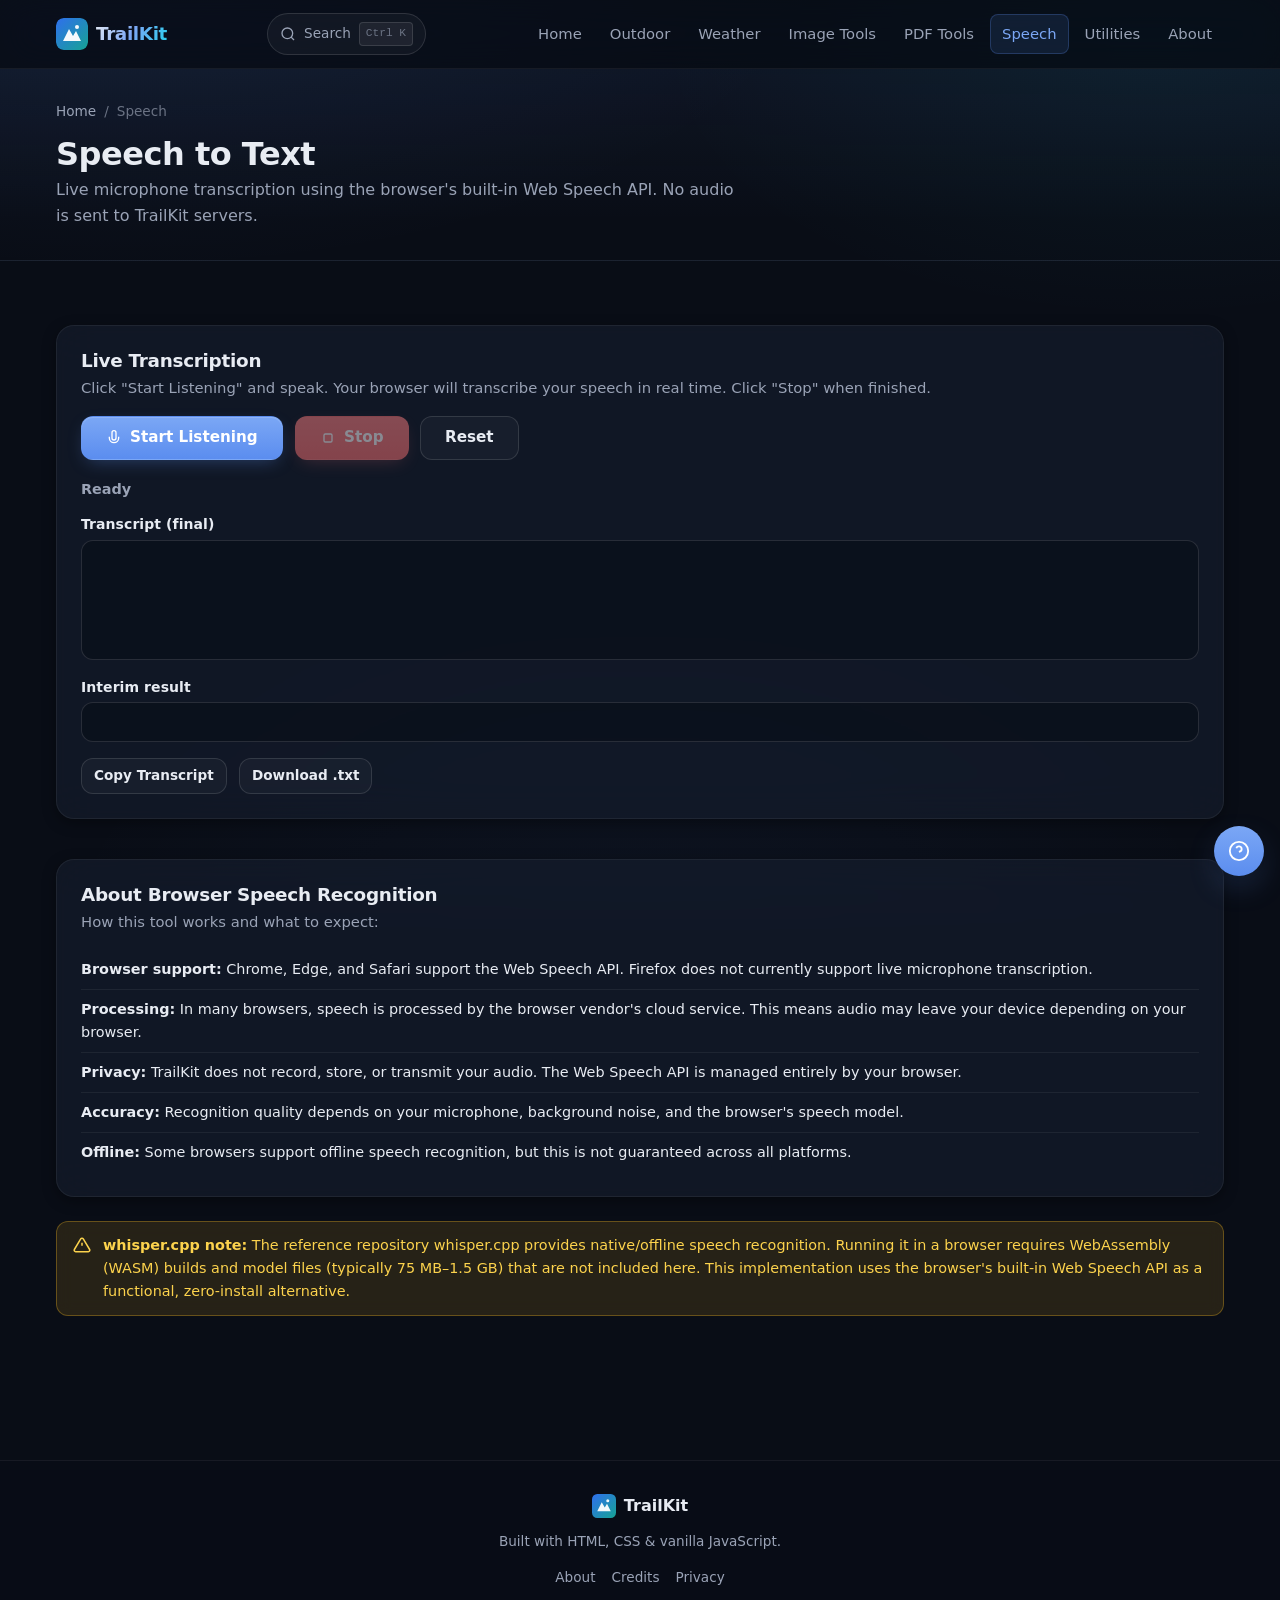
<file: pages/speech.html>
<!DOCTYPE html>
<html lang="en" data-theme="dark">
<head>
  <meta charset="UTF-8">
  <meta name="viewport" content="width=device-width, initial-scale=1.0, viewport-fit=cover">
  <meta name="description" content="TrailKit Speech to Text — transcribe speech using the browser Web Speech API.">
  <meta name="theme-color" content="#05070d">
  <title>Speech to Text — TrailKit</title>
  <link rel="icon" href="../assets/images/logo.svg" type="image/svg+xml">
  <link rel="stylesheet" href="../assets/css/style.css">
  <link rel="stylesheet" href="../assets/css/responsive.css">
  <link rel="stylesheet" href="../assets/css/animations.css">
  <link rel="manifest" href="../manifest.webmanifest">
  <link rel="stylesheet" href="../assets/css/mobile.css">
</head>
<body id="speech-page">
  <a href="#main-content" class="skip-link">Skip to main content</a>
  <header class="site-header" id="site-header">
    <div class="header-inner container">
      <a href="../index.html" class="logo" aria-label="TrailKit home">
        <img src="../assets/images/logo.svg" alt="" width="32" height="32" aria-hidden="true">
        <span class="logo-text">TrailKit</span>
      </a>
      <button class="cmd-trigger" id="cmd-trigger" aria-label="Open command palette">
        <svg width="16" height="16" viewBox="0 0 24 24" fill="none" stroke="currentColor" stroke-width="2" aria-hidden="true"><circle cx="11" cy="11" r="8"/><line x1="21" y1="21" x2="16.65" y2="16.65"/></svg>
        <span class="cmd-trigger-text">Search</span>
        <kbd class="cmd-trigger-kbd">Ctrl K</kbd>
      </button>
      <button class="nav-toggle" id="nav-toggle" aria-label="Toggle navigation" aria-expanded="false" aria-controls="main-nav">
        <span class="nav-toggle-bar"></span><span class="nav-toggle-bar"></span><span class="nav-toggle-bar"></span>
      </button>
      <nav class="main-nav" id="main-nav" aria-label="Primary">
        <ul class="nav-list">
          <li><a href="../index.html" class="nav-link">Home</a></li>
          <li><a href="outdoor.html" class="nav-link">Outdoor</a></li>
          <li><a href="weather.html" class="nav-link">Weather</a></li>
          <li><a href="image-tools.html" class="nav-link">Image Tools</a></li>
          <li><a href="pdf-tools.html" class="nav-link">PDF Tools</a></li>
          <li><a href="speech.html" class="nav-link active">Speech</a></li>
          <li><a href="utilities.html" class="nav-link">Utilities</a></li>
          <li><a href="about.html" class="nav-link">About</a></li>
        </ul>
      </nav>
    </div>
  </header>

  <main id="main-content">
    <div class="page-header">
      <div class="container">
        <nav class="breadcrumb" aria-label="Breadcrumb">
          <a href="../index.html">Home</a><span aria-hidden="true">/</span><span>Speech</span>
        </nav>
        <h1>Speech to Text</h1>
        <p>Live microphone transcription using the browser's built-in Web Speech API. No audio is sent to TrailKit servers.</p>
      </div>
    </div>

    <section class="section">
      <div class="container tool-layout">

        <div class="card">
          <h2 class="card-title">Live Transcription</h2>
          <p class="card-desc">Click "Start Listening" and speak. Your browser will transcribe your speech in real time. Click "Stop" when finished.</p>
          <div id="speech-alert"></div>

          <div style="display:flex;gap:var(--space-3);flex-wrap:wrap;margin-bottom:var(--space-4)">
            <button class="btn btn-primary" id="speech-start" type="button">
              <svg width="16" height="16" viewBox="0 0 24 24" fill="none" stroke="currentColor" stroke-width="2" aria-hidden="true"><path d="M12 1a3 3 0 0 0-3 3v8a3 3 0 0 0 6 0V4a3 3 0 0 0-3-3z"/><path d="M19 10v2a7 7 0 0 1-14 0v-2"/></svg>
              Start Listening
            </button>
            <button class="btn btn-danger" id="speech-stop" type="button" disabled>
              <svg width="16" height="16" viewBox="0 0 24 24" fill="none" stroke="currentColor" stroke-width="2" aria-hidden="true"><rect x="6" y="6" width="12" height="12" rx="2"/></svg>
              Stop
            </button>
            <button class="btn btn-outline" id="speech-reset" type="button">Reset</button>
          </div>

          <p class="speech-status" id="speech-status" aria-live="polite">Ready</p>

          <div class="field">
            <label for="speech-final">Transcript (final)</label>
            <div class="result-box" id="speech-final" style="min-height:120px;font-family:var(--font-sans);font-size:1rem" aria-live="polite"></div>
          </div>

          <div class="field">
            <label for="speech-interim">Interim result</label>
            <div class="result-box" id="speech-interim" style="min-height:40px;font-family:var(--font-sans);color:var(--text-muted)" aria-live="polite"></div>
          </div>

          <div style="display:flex;gap:var(--space-3);flex-wrap:wrap">
            <button class="btn btn-outline btn-sm" id="speech-copy" type="button">Copy Transcript</button>
            <button class="btn btn-outline btn-sm" id="speech-download" type="button">Download .txt</button>
          </div>
        </div>

        <div class="card">
          <h2 class="card-title">About Browser Speech Recognition</h2>
          <p class="card-desc">How this tool works and what to expect:</p>
          <ul class="list-plain">
            <li><strong>Browser support:</strong> Chrome, Edge, and Safari support the Web Speech API. Firefox does not currently support live microphone transcription.</li>
            <li><strong>Processing:</strong> In many browsers, speech is processed by the browser vendor's cloud service. This means audio may leave your device depending on your browser.</li>
            <li><strong>Privacy:</strong> TrailKit does not record, store, or transmit your audio. The Web Speech API is managed entirely by your browser.</li>
            <li><strong>Accuracy:</strong> Recognition quality depends on your microphone, background noise, and the browser's speech model.</li>
            <li><strong>Offline:</strong> Some browsers support offline speech recognition, but this is not guaranteed across all platforms.</li>
          </ul>
        </div>

        <div class="alert alert-warning">
          <svg width="18" height="18" viewBox="0 0 24 24" fill="none" stroke="currentColor" stroke-width="2"><path d="M10.29 3.86L1.82 18a2 2 0 0 0 1.71 3h16.94a2 2 0 0 0 1.71-3L13.71 3.86a2 2 0 0 0-3.42 0z"/><line x1="12" y1="9" x2="12" y2="13"/><line x1="12" y1="17" x2="12.01" y2="17"/></svg>
          <div><strong>whisper.cpp note:</strong> The reference repository whisper.cpp provides native/offline speech recognition. Running it in a browser requires WebAssembly (WASM) builds and model files (typically 75 MB–1.5 GB) that are not included here. This implementation uses the browser's built-in Web Speech API as a functional, zero-install alternative.</div>
        </div>

      </div>
    </section>
  </main>

  <footer class="site-footer">
    <div class="container footer-inner">
      <div class="footer-brand"><img src="../assets/images/logo.svg" alt="" width="24" height="24" aria-hidden="true"><span>TrailKit</span></div>
      <p class="footer-note">Built with HTML, CSS &amp; vanilla JavaScript.</p>
      <nav aria-label="Footer"><ul class="footer-links"><li><a href="about.html">About</a></li><li><a href="about.html#credits">Credits</a></li><li><a href="about.html#privacy">Privacy</a></li></ul></nav>
    </div>
  </footer>

  <script src="../assets/js/state.js"></script>
  <script src="../assets/js/notify.js"></script>
  <script src="../assets/js/tool-engine.js"></script>
  <script src="../assets/js/theme.js"></script>
  <script src="../assets/js/navigation.js"></script>
  <script src="../assets/js/favorites.js"></script>
  <script src="../assets/js/command-palette.js"></script>
  <script src="../assets/js/help.js"></script>
  <script src="../assets/js/mobile.js"></script>
  <script src="../assets/js/app.js"></script>
  <script src="../assets/js/speech.js"></script>
</body>
</html>
</file>
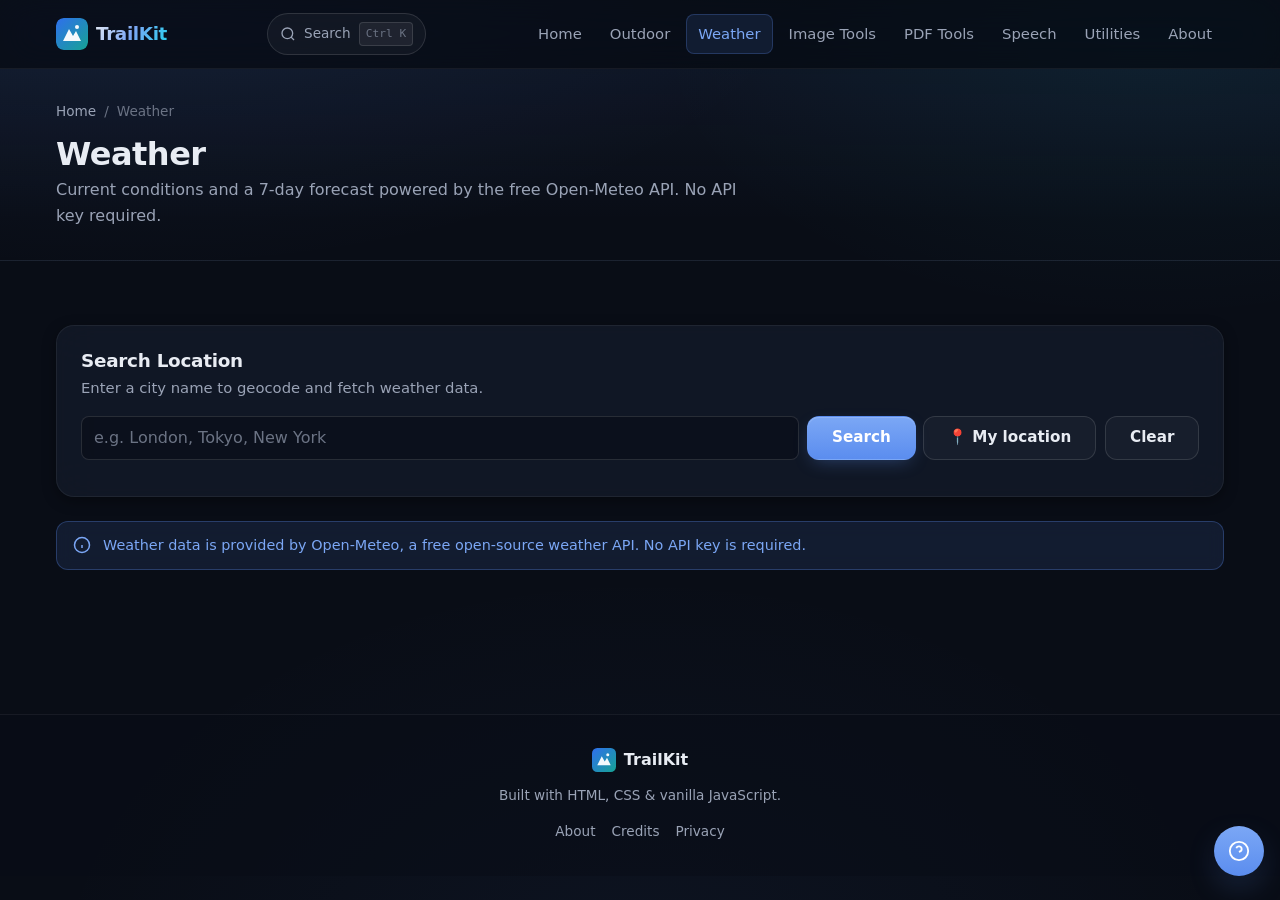
<file: pages/weather.html>
<!DOCTYPE html>
<html lang="en" data-theme="dark">
<head>
  <meta charset="UTF-8">
  <meta name="viewport" content="width=device-width, initial-scale=1.0, viewport-fit=cover">
  <meta name="description" content="TrailKit Weather — live weather and 7-day forecast from Open-Meteo.">
  <meta name="theme-color" content="#05070d">
  <title>Weather — TrailKit</title>
  <link rel="icon" href="../assets/images/logo.svg" type="image/svg+xml">
  <link rel="stylesheet" href="../assets/css/style.css">
  <link rel="stylesheet" href="../assets/css/responsive.css">
  <link rel="stylesheet" href="../assets/css/animations.css">
  <link rel="manifest" href="../manifest.webmanifest">
  <link rel="stylesheet" href="../assets/css/mobile.css">
</head>
<body id="weather-page" data-tool-id="weather">
  <a href="#main-content" class="skip-link">Skip to main content</a>

  <header class="site-header" id="site-header">
    <div class="header-inner container">
      <a href="../index.html" class="logo" aria-label="TrailKit home">
        <img src="../assets/images/logo.svg" alt="" width="32" height="32" aria-hidden="true">
        <span class="logo-text">TrailKit</span>
      </a>
      <button class="cmd-trigger" id="cmd-trigger" aria-label="Open command palette">
        <svg width="16" height="16" viewBox="0 0 24 24" fill="none" stroke="currentColor" stroke-width="2" aria-hidden="true"><circle cx="11" cy="11" r="8"/><line x1="21" y1="21" x2="16.65" y2="16.65"/></svg>
        <span class="cmd-trigger-text">Search</span>
        <kbd class="cmd-trigger-kbd">Ctrl K</kbd>
      </button>
      <button class="nav-toggle" id="nav-toggle" aria-label="Toggle navigation" aria-expanded="false" aria-controls="main-nav">
        <span class="nav-toggle-bar"></span><span class="nav-toggle-bar"></span><span class="nav-toggle-bar"></span>
      </button>
      <nav class="main-nav" id="main-nav" aria-label="Primary">
        <ul class="nav-list">
          <li><a href="../index.html" class="nav-link">Home</a></li>
          <li><a href="outdoor.html" class="nav-link">Outdoor</a></li>
          <li><a href="weather.html" class="nav-link active">Weather</a></li>
          <li><a href="image-tools.html" class="nav-link">Image Tools</a></li>
          <li><a href="pdf-tools.html" class="nav-link">PDF Tools</a></li>
          <li><a href="speech.html" class="nav-link">Speech</a></li>
          <li><a href="utilities.html" class="nav-link">Utilities</a></li>
          <li><a href="about.html" class="nav-link">About</a></li>
        </ul>
      </nav>
    </div>
  </header>

  <main id="main-content">
    <div class="page-header">
      <div class="container">
        <nav class="breadcrumb" aria-label="Breadcrumb">
          <a href="../index.html">Home</a><span aria-hidden="true">/</span><span>Weather</span>
        </nav>
        <h1>Weather</h1>
        <p>Current conditions and a 7-day forecast powered by the free Open-Meteo API. No API key required.</p>
      </div>
    </div>

    <section class="section">
      <div class="container tool-layout">

        <div class="card">
          <h2 class="card-title">Search Location</h2>
          <p class="card-desc">Enter a city name to geocode and fetch weather data.</p>
          <div id="weather-alert" aria-live="polite"></div>
          <form id="weather-search-form" class="input-group" novalidate>
            <input class="input" id="weather-city" type="search" placeholder="e.g. London, Tokyo, New York" aria-label="City name" required>
            <button type="submit" class="btn btn-primary">Search</button>
            <button type="button" class="btn btn-outline" id="weather-geolocate">📍 My location</button>
            <button type="button" class="btn btn-outline" id="weather-clear">Clear</button>
          </form>
          <div id="geo-results" class="geo-list" style="margin-top:var(--space-3)" aria-live="polite"></div>
        </div>

        <div id="weather-loading" class="hidden" style="text-align:center;padding:var(--space-5)" aria-live="polite">
          <span class="spinner" style="color:var(--color-primary)"></span>
          <p style="margin-top:var(--space-2);color:var(--text-muted)">Loading weather data…</p>
        </div>

        <div id="weather-results" class="hidden">
          <div class="card">
            <h2 class="card-title">Current Conditions</h2>
            <p class="card-desc" id="weather-location">—</p>
            <div id="weather-current"></div>
          </div>
          <div class="card">
            <h2 class="card-title">7-Day Forecast</h2>
            <div id="weather-daily"></div>
          </div>
        </div>

        <div class="alert alert-info">
          <svg width="18" height="18" viewBox="0 0 24 24" fill="none" stroke="currentColor" stroke-width="2"><circle cx="12" cy="12" r="10"/><line x1="12" y1="16" x2="12" y2="12"/><line x1="12" y1="8" x2="12.01" y2="8"/></svg>
          <div>Weather data is provided by <a href="https://open-meteo.com/" target="_blank" rel="noopener noreferrer">Open-Meteo</a>, a free open-source weather API. No API key is required.</div>
        </div>

      </div>
    </section>
  </main>

  <footer class="site-footer">
    <div class="container footer-inner">
      <div class="footer-brand"><img src="../assets/images/logo.svg" alt="" width="24" height="24" aria-hidden="true"><span>TrailKit</span></div>
      <p class="footer-note">Built with HTML, CSS &amp; vanilla JavaScript.</p>
      <nav aria-label="Footer"><ul class="footer-links">
        <li><a href="about.html">About</a></li>
        <li><a href="about.html#credits">Credits</a></li>
        <li><a href="about.html#privacy">Privacy</a></li>
      </ul></nav>
    </div>
  </footer>

  <script src="../assets/js/state.js"></script>
  <script src="../assets/js/notify.js"></script>
  <script src="../assets/js/tool-engine.js"></script>
  <script src="../assets/js/theme.js"></script>
  <script src="../assets/js/navigation.js"></script>
  <script src="../assets/js/favorites.js"></script>
  <script src="../assets/js/command-palette.js"></script>
  <script src="../assets/js/help.js"></script>
  <script src="../assets/js/mobile.js"></script>
  <script src="../assets/js/app.js"></script>
  <script src="../assets/js/weather.js"></script>
</body>
</html>
</file>
<file: assets/css/style.css>
/* ==========================================================================
   TrailKit — Core Stylesheet (Dark-Only)
   High-end immersive dark theme with glassmorphism & ambient glows
   ========================================================================== */

/* ---- Design Tokens ---- */
:root {
  /* Backgrounds — deep space layers */
  --bg-0: #05070d;
  --bg-1: #090d16;
  --bg-2: #0f172a;
  --bg-3: #131a2a;
  --bg-radial-1: rgba(91, 141, 239, 0.10);
  --bg-radial-2: rgba(34, 211, 238, 0.06);

  /* Surfaces — glass */
  --surface: rgba(22, 28, 42, 0.72);
  --surface-solid: #161c2a;
  --surface-2: rgba(30, 38, 56, 0.55);
  --surface-3: #1e2638;

  /* Borders */
  --border: rgba(255, 255, 255, 0.06);
  --border-strong: rgba(255, 255, 255, 0.12);
  --border-glow: rgba(91, 141, 239, 0.45);

  /* Text */
  --text: #e8ecf3;
  --text-muted: #9aa3b6;
  --text-subtle: #6b7384;

  /* Primary / accent */
  --primary: #5b8def;
  --primary-bright: #7ba7f5;
  --primary-deep: #3d6fd1;
  --primary-soft: rgba(91, 141, 239, 0.12);
  --primary-glow: rgba(91, 141, 239, 0.38);

  --accent: #22d3ee;
  --accent-soft: rgba(34, 211, 238, 0.12);
  --accent-glow: rgba(34, 211, 238, 0.42);

  /* Semantic */
  --success: #34d399;
  --success-soft: rgba(52, 211, 153, 0.12);
  --warning: #fbbf24;
  --warning-soft: rgba(251, 191, 36, 0.12);
  --danger: #f87171;
  --danger-soft: rgba(248, 113, 113, 0.12);

  /* Shadows */
  --shadow-xs: 0 1px 2px rgba(0, 0, 0, 0.35);
  --shadow-sm: 0 4px 14px rgba(0, 0, 0, 0.35);
  --shadow-md: 0 10px 28px rgba(0, 0, 0, 0.45);
  --shadow-lg: 0 24px 56px rgba(0, 0, 0, 0.55);
  --shadow-glow: 0 0 0 1px var(--border), 0 12px 40px -10px var(--primary-glow);
  --shadow-focus: 0 0 0 3px rgba(91, 141, 239, 0.45);

  /* Radii */
  --radius-xs: 6px;
  --radius-sm: 8px;
  --radius-md: 12px;
  --radius-lg: 18px;
  --radius-xl: 24px;
  --radius-full: 999px;

  /* Typography */
  --font-sans: system-ui, -apple-system, "Segoe UI", Roboto, "Inter", Helvetica, Arial, sans-serif;
  --font-mono: ui-monospace, "SF Mono", "JetBrains Mono", Menlo, Consolas, monospace;

  /* Spacing */
  --space-1: 0.25rem;
  --space-2: 0.5rem;
  --space-3: 0.75rem;
  --space-4: 1rem;
  --space-5: 1.5rem;
  --space-6: 2rem;
  --space-7: 3rem;
  --space-8: 4rem;

  /* Layout */
  --container-max: 1200px;
  --header-height: 68px;

  /* Motion — butter-smooth cubic beziers */
  --ease-out: cubic-bezier(0.22, 1, 0.36, 1);
  --ease-in-out: cubic-bezier(0.65, 0, 0.35, 1);
  --ease-spring: cubic-bezier(0.34, 1.56, 0.64, 1);
  --transition-fast: 160ms var(--ease-out);
  --transition-base: 280ms var(--ease-out);
  --transition-slow: 480ms var(--ease-out);
}

/* ---- Reset & Base ---- */
*, *::before, *::after { box-sizing: border-box; }

html {
  scroll-behavior: smooth;
  -webkit-text-size-adjust: 100%;
  text-size-adjust: 100%;
  color-scheme: dark;
}

body {
  margin: 0;
  font-family: var(--font-sans);
  font-size: 1rem;
  line-height: 1.6;
  color: var(--text);
  background-color: var(--bg-1);
  background-image:
    radial-gradient(1200px 600px at 10% -10%, var(--bg-radial-1), transparent 60%),
    radial-gradient(900px 500px at 90% 5%, var(--bg-radial-2), transparent 55%),
    radial-gradient(1000px 700px at 50% 110%, rgba(91, 141, 239, 0.05), transparent 60%);
  background-attachment: fixed;
  -webkit-font-smoothing: antialiased;
  -moz-osx-font-smoothing: grayscale;
  text-rendering: optimizeLegibility;
  min-height: 100vh;
}

img, svg { display: block; max-width: 100%; }
img { user-select: none; }

a { color: var(--primary-bright); text-decoration: none; transition: color var(--transition-fast); }
a:hover { color: var(--accent); text-decoration: none; }

button, input, select, textarea { font: inherit; color: inherit; }

h1, h2, h3, h4 { margin: 0 0 0.5em; line-height: 1.2; font-weight: 700; letter-spacing: -0.015em; }
p { margin: 0 0 1em; }

::selection { background: var(--primary-glow); color: #fff; }

/* Focus */
:focus-visible {
  outline: none;
  box-shadow: var(--shadow-focus);
  border-radius: var(--radius-sm);
}

/* Custom scrollbar */
::-webkit-scrollbar { width: 10px; height: 10px; }
::-webkit-scrollbar-track { background: transparent; }
::-webkit-scrollbar-thumb {
  background: rgba(255, 255, 255, 0.08);
  border-radius: var(--radius-full);
  border: 2px solid transparent;
  background-clip: padding-box;
}
::-webkit-scrollbar-thumb:hover { background: rgba(255, 255, 255, 0.16); background-clip: padding-box; }

/* Skip link */
.skip-link {
  position: absolute;
  top: -100px;
  left: var(--space-4);
  z-index: 1000;
  padding: var(--space-2) var(--space-4);
  background: var(--primary);
  color: #fff;
  border-radius: var(--radius-sm);
  transition: top var(--transition-fast);
}
.skip-link:focus { top: var(--space-2); }

/* ---- Layout ---- */
.container {
  width: 100%;
  max-width: var(--container-max);
  margin-inline: auto;
  padding-inline: var(--space-4);
}

.section { padding-block: var(--space-8); }
.section-alt {
  background: linear-gradient(180deg, transparent, rgba(255, 255, 255, 0.015) 50%, transparent);
}

.section-header { max-width: 680px; margin-bottom: var(--space-6); }
.section-title { font-size: clamp(1.5rem, 3vw, 2rem); }
.section-subtitle { color: var(--text-muted); margin: 0; }

.hidden { display: none !important; }
.sr-only {
  position: absolute; width: 1px; height: 1px; padding: 0; margin: -1px;
  overflow: hidden; clip: rect(0,0,0,0); white-space: nowrap; border: 0;
}

/* ---- Header ---- */
.site-header {
  position: sticky;
  top: 0;
  z-index: 100;
  background: rgba(9, 13, 22, 0.72);
  backdrop-filter: blur(20px) saturate(160%);
  -webkit-backdrop-filter: blur(20px) saturate(160%);
  border-bottom: 1px solid var(--border);
  transition: background var(--transition-base);
}

.header-inner {
  display: flex;
  align-items: center;
  gap: var(--space-4);
  height: var(--header-height);
}

.logo {
  display: inline-flex;
  align-items: center;
  gap: var(--space-2);
  font-weight: 800;
  font-size: 1.15rem;
  letter-spacing: -0.02em;
  color: var(--text);
  flex-shrink: 0;
}
.logo img { border-radius: var(--radius-sm); }
.logo-text {
  background: linear-gradient(120deg, #e8ecf3 0%, #7ba7f5 50%, #22d3ee 100%);
  -webkit-background-clip: text;
  background-clip: text;
  -webkit-text-fill-color: transparent;
}

.main-nav { margin-left: auto; }

.nav-list {
  display: flex;
  gap: var(--space-1);
  list-style: none;
  margin: 0;
  padding: 0;
}

.nav-link {
  position: relative;
  display: inline-block;
  padding: var(--space-2) var(--space-3);
  border-radius: var(--radius-sm);
  color: var(--text-muted);
  font-size: 0.925rem;
  font-weight: 500;
  transition: color var(--transition-fast), background var(--transition-fast);
}
.nav-link:hover { color: var(--text); background: rgba(255, 255, 255, 0.04); }
.nav-link.active {
  color: var(--primary-bright);
  background: var(--primary-soft);
  box-shadow: inset 0 0 0 1px rgba(91, 141, 239, 0.25);
}

.nav-toggle {
  display: none;
  flex-direction: column;
  justify-content: center;
  gap: 5px;
  width: 44px;
  height: 44px;
  margin-left: auto;
  padding: var(--space-2);
  background: transparent;
  border: 1px solid var(--border-strong);
  border-radius: var(--radius-sm);
  cursor: pointer;
  transition: border-color var(--transition-fast), background var(--transition-fast);
}
.nav-toggle:hover { background: rgba(255, 255, 255, 0.04); border-color: var(--primary); }
.nav-toggle-bar {
  display: block;
  width: 100%;
  height: 2px;
  background: var(--text);
  border-radius: 2px;
  transition: transform var(--transition-base), opacity var(--transition-base);
}
.nav-toggle[aria-expanded="true"] .nav-toggle-bar:nth-child(1) { transform: translateY(7px) rotate(45deg); }
.nav-toggle[aria-expanded="true"] .nav-toggle-bar:nth-child(2) { opacity: 0; }
.nav-toggle[aria-expanded="true"] .nav-toggle-bar:nth-child(3) { transform: translateY(-7px) rotate(-45deg); }

/* Command trigger */
.cmd-trigger {
  display: inline-flex;
  align-items: center;
  gap: var(--space-2);
  padding: 8px 12px;
  margin-left: auto;
  background: rgba(255, 255, 255, 0.04);
  border: 1px solid var(--border-strong);
  border-radius: var(--radius-full);
  color: var(--text-muted);
  font-size: 0.85rem;
  cursor: pointer;
  transition: all var(--transition-fast);
}
.cmd-trigger:hover {
  color: var(--text);
  border-color: var(--primary);
  background: var(--primary-soft);
  box-shadow: 0 0 0 4px rgba(91, 141, 239, 0.06);
}
.cmd-trigger-text { font-weight: 500; }
.cmd-trigger-kbd {
  font-family: var(--font-mono);
  font-size: 0.7rem;
  padding: 2px 6px;
  background: rgba(255, 255, 255, 0.06);
  border: 1px solid var(--border-strong);
  border-radius: 4px;
  color: var(--text-subtle);
}

/* ---- Hero ---- */
.hero {
  position: relative;
  padding-block: var(--space-8);
  overflow: hidden;
}
.dashboard-hero::before {
  content: '';
  position: absolute;
  inset: 0;
  background:
    radial-gradient(600px 300px at 20% 20%, rgba(91, 141, 239, 0.18), transparent 60%),
    radial-gradient(500px 300px at 80% 40%, rgba(34, 211, 238, 0.12), transparent 60%);
  pointer-events: none;
  z-index: 0;
}
.dashboard-hero > .container { position: relative; z-index: 1; }

.hero-inner {
  display: grid;
  grid-template-columns: 1.1fr 0.9fr;
  gap: var(--space-7);
  align-items: center;
}
.hero-title {
  font-size: clamp(2rem, 5vw, 3.25rem);
  letter-spacing: -0.025em;
}
.hero-title .highlight {
  background: linear-gradient(120deg, #7ba7f5, #22d3ee);
  -webkit-background-clip: text;
  background-clip: text;
  -webkit-text-fill-color: transparent;
}
.hero-subtitle {
  font-size: 1.125rem;
  color: var(--text-muted);
  max-width: 52ch;
}
.hero-actions { display: flex; gap: var(--space-3); flex-wrap: wrap; margin-top: var(--space-4); }
.hero-actions kbd {
  font-family: var(--font-mono);
  font-size: 0.7rem;
  padding: 2px 6px;
  background: rgba(255, 255, 255, 0.1);
  border-radius: 4px;
}

/* Hero floating cards (used on any hero with .hero-visual) */
.hero-visual { position: relative; min-height: 260px; }
.hero-card {
  position: absolute;
  display: flex;
  align-items: center;
  gap: var(--space-2);
  padding: var(--space-3) var(--space-4);
  background: var(--surface);
  backdrop-filter: blur(16px) saturate(160%);
  -webkit-backdrop-filter: blur(16px) saturate(160%);
  border: 1px solid var(--border-strong);
  border-radius: var(--radius-md);
  box-shadow: var(--shadow-md);
  font-size: 0.9rem;
  font-weight: 600;
  color: var(--text-muted);
  animation: float 7s ease-in-out infinite;
}
.hero-card svg { color: var(--primary); flex-shrink: 0; }
.hero-card-1 { top: 8%; left: 4%; animation-delay: 0s; }
.hero-card-2 { top: 40%; right: 2%; animation-delay: 1.5s; }
.hero-card-3 { bottom: 6%; left: 14%; animation-delay: 3s; }

/* ---- Buttons ---- */
.btn {
  position: relative;
  display: inline-flex;
  align-items: center;
  justify-content: center;
  gap: var(--space-2);
  min-height: 44px;
  padding: var(--space-2) var(--space-5);
  border: 1px solid transparent;
  border-radius: var(--radius-md);
  font-size: 0.95rem;
  font-weight: 600;
  line-height: 1;
  cursor: pointer;
  overflow: hidden;
  user-select: none;
  transition: transform var(--transition-fast), background var(--transition-fast),
              color var(--transition-fast), border-color var(--transition-fast),
              box-shadow var(--transition-base);
  will-change: transform;
}
.btn::after {
  content: '';
  position: absolute;
  inset: 0;
  background: radial-gradient(circle at var(--mx, 50%) var(--my, 50%), rgba(255, 255, 255, 0.18), transparent 60%);
  opacity: 0;
  transition: opacity var(--transition-base);
  pointer-events: none;
}
.btn:hover::after { opacity: 1; }
.btn:active { transform: translateY(1px) scale(0.99); }
.btn:disabled { opacity: 0.5; cursor: not-allowed; transform: none; }

.btn-primary {
  background: linear-gradient(180deg, var(--primary-bright), var(--primary));
  color: #fff;
  box-shadow: 0 1px 0 rgba(255, 255, 255, 0.15) inset, 0 6px 18px -6px var(--primary-glow);
}
.btn-primary:hover:not(:disabled) {
  transform: translateY(-2px);
  box-shadow: 0 1px 0 rgba(255, 255, 255, 0.2) inset, 0 14px 30px -8px var(--primary-glow);
}

.btn-outline {
  background: rgba(255, 255, 255, 0.03);
  color: var(--text);
  border-color: var(--border-strong);
}
.btn-outline:hover:not(:disabled) {
  background: rgba(255, 255, 255, 0.06);
  border-color: var(--primary);
  color: var(--primary-bright);
  transform: translateY(-2px);
}

.btn-danger {
  background: linear-gradient(180deg, #fb8080, var(--danger));
  color: #fff;
  box-shadow: 0 6px 18px -6px rgba(248, 113, 113, 0.45);
}
.btn-danger:hover:not(:disabled) { transform: translateY(-2px); }

.btn-ghost {
  background: transparent;
  color: var(--text-muted);
  border-color: transparent;
}
.btn-ghost:hover:not(:disabled) { background: rgba(255, 255, 255, 0.05); color: var(--text); }

.btn-sm { min-height: 36px; padding: var(--space-1) var(--space-3); font-size: 0.85rem; }
.btn-block { width: 100%; }

/* ---- Forms & Inputs ---- */
.field { margin-bottom: var(--space-4); }
.field label {
  display: block;
  margin-bottom: var(--space-1);
  font-size: 0.875rem;
  font-weight: 600;
  color: var(--text);
  letter-spacing: 0.005em;
}
.field-hint { display: block; margin-top: var(--space-1); font-size: 0.8rem; color: var(--text-subtle); }

.input, .select, .textarea {
  width: 100%;
  min-height: 44px;
  padding: var(--space-2) var(--space-3);
  background: rgba(9, 13, 22, 0.6);
  border: 1px solid var(--border-strong);
  border-radius: var(--radius-sm);
  color: var(--text);
  transition: border-color var(--transition-fast), background var(--transition-fast), box-shadow var(--transition-fast);
  appearance: none;
}
.input::placeholder, .textarea::placeholder { color: var(--text-subtle); }
.input:hover, .select:hover, .textarea:hover { border-color: rgba(91, 141, 239, 0.35); }
.input:focus, .select:focus, .textarea:focus {
  outline: none;
  border-color: var(--primary);
  background: rgba(9, 13, 22, 0.85);
  box-shadow: 0 0 0 4px rgba(91, 141, 239, 0.12);
}
.textarea {
  min-height: 120px;
  resize: vertical;
  font-family: var(--font-mono);
  font-size: 0.9rem;
}
.select {
  background-image:
    linear-gradient(45deg, transparent 50%, var(--text-muted) 50%),
    linear-gradient(135deg, var(--text-muted) 50%, transparent 50%);
  background-position:
    calc(100% - 18px) 50%,
    calc(100% - 13px) 50%;
  background-size: 5px 5px, 5px 5px;
  background-repeat: no-repeat;
  padding-right: 36px;
  cursor: pointer;
}
.select option { background: var(--surface-solid); color: var(--text); }
input[type="range"] {
  width: 100%;
  height: 6px;
  appearance: none;
  background: rgba(255, 255, 255, 0.08);
  border-radius: var(--radius-full);
  cursor: pointer;
}
input[type="range"]::-webkit-slider-thumb {
  appearance: none;
  width: 18px; height: 18px;
  background: linear-gradient(180deg, var(--primary-bright), var(--primary));
  border-radius: 50%;
  border: 2px solid var(--bg-1);
  box-shadow: 0 2px 8px var(--primary-glow);
  transition: transform var(--transition-fast);
}
input[type="range"]::-webkit-slider-thumb:hover { transform: scale(1.15); }
input[type="range"]::-moz-range-thumb {
  width: 18px; height: 18px;
  background: var(--primary);
  border-radius: 50%;
  border: 2px solid var(--bg-1);
}

.input-group { display: flex; gap: var(--space-2); flex-wrap: wrap; }
.input-group .input { flex: 1; min-width: 180px; }

/* ---- Cards ---- */
.card {
  position: relative;
  background: var(--surface);
  backdrop-filter: blur(20px) saturate(160%);
  -webkit-backdrop-filter: blur(20px) saturate(160%);
  border: 1px solid var(--border);
  border-radius: var(--radius-lg);
  padding: var(--space-5);
  box-shadow: var(--shadow-sm);
  transition: border-color var(--transition-base), box-shadow var(--transition-base), transform var(--transition-base);
}
.card + .card { margin-top: var(--space-4); }
.card:hover { border-color: var(--border-strong); }

.card-title {
  font-size: 1.15rem;
  margin-bottom: var(--space-1);
  display: flex;
  align-items: center;
  gap: var(--space-2);
}
.card-desc { color: var(--text-muted); font-size: 0.925rem; margin-bottom: var(--space-4); }

/* ---- Tool Grid (Home) ---- */
.tool-search { margin-bottom: var(--space-4); }

.dash-section { margin-bottom: var(--space-7); }
.dash-section-head {
  display: flex;
  align-items: baseline;
  justify-content: space-between;
  gap: var(--space-3);
  margin-bottom: var(--space-4);
}
.dash-section-title { font-size: 1.15rem; margin: 0; }
.dash-section-sub { color: var(--text-muted); font-size: 0.9rem; margin: 0; }
.dash-empty {
  color: var(--text-subtle);
  font-size: 0.9rem;
  text-align: center;
  padding: var(--space-5);
  border: 1px dashed var(--border-strong);
  border-radius: var(--radius-md);
  background: rgba(255, 255, 255, 0.015);
}

.category-filter {
  display: flex;
  flex-wrap: wrap;
  gap: var(--space-2);
  margin-bottom: var(--space-5);
}
.filter-btn {
  position: relative;
  padding: var(--space-2) var(--space-4);
  background: rgba(255, 255, 255, 0.03);
  border: 1px solid var(--border-strong);
  border-radius: var(--radius-full);
  font-size: 0.875rem;
  font-weight: 500;
  color: var(--text-muted);
  cursor: pointer;
  transition: all var(--transition-fast);
}
.filter-btn:hover { color: var(--text); border-color: var(--primary); background: rgba(91, 141, 239, 0.08); }
.filter-btn.active {
  background: linear-gradient(180deg, var(--primary-bright), var(--primary));
  border-color: var(--primary);
  color: #fff;
  box-shadow: 0 6px 20px -8px var(--primary-glow);
}

.tool-grid {
  display: grid;
  grid-template-columns: repeat(auto-fill, minmax(280px, 1fr));
  gap: var(--space-4);
}

.tool-card {
  position: relative;
  display: flex;
  flex-direction: column;
  background: var(--surface);
  backdrop-filter: blur(16px) saturate(160%);
  -webkit-backdrop-filter: blur(16px) saturate(160%);
  border: 1px solid var(--border);
  border-radius: var(--radius-lg);
  padding: var(--space-5);
  color: inherit;
  overflow: hidden;
  transition: transform var(--transition-base), border-color var(--transition-base), box-shadow var(--transition-base);
}
.tool-card::before {
  content: '';
  position: absolute;
  inset: 0;
  border-radius: inherit;
  background: radial-gradient(circle at 30% 0%, rgba(91, 141, 239, 0.18), transparent 60%);
  opacity: 0;
  transition: opacity var(--transition-base);
  pointer-events: none;
}
.tool-card:hover {
  transform: translateY(-4px);
  border-color: rgba(91, 141, 239, 0.5);
  box-shadow: 0 20px 40px -20px var(--primary-glow), 0 8px 20px -8px rgba(0, 0, 0, 0.5);
}
.tool-card:hover::before { opacity: 1; }

.tool-card-icon {
  display: inline-flex;
  align-items: center;
  justify-content: center;
  width: 46px; height: 46px;
  margin-bottom: var(--space-3);
  border-radius: var(--radius-md);
  background: linear-gradient(135deg, rgba(91, 141, 239, 0.22), rgba(34, 211, 238, 0.12));
  border: 1px solid rgba(91, 141, 239, 0.3);
  color: var(--primary-bright);
  transition: transform var(--transition-base), box-shadow var(--transition-base);
}
.tool-card:hover .tool-card-icon {
  transform: translateY(-2px) scale(1.05);
  box-shadow: 0 8px 24px -8px var(--primary-glow);
}
.tool-card-title { font-size: 1.05rem; margin-bottom: var(--space-1); color: var(--text); }
.tool-card-desc { font-size: 0.875rem; color: var(--text-muted); margin: 0; flex: 1; }
.tool-card-tag {
  align-self: flex-start;
  margin-top: var(--space-3);
  padding: 3px 12px;
  font-size: 0.72rem;
  font-weight: 600;
  letter-spacing: 0.04em;
  text-transform: uppercase;
  border-radius: var(--radius-full);
  background: rgba(255, 255, 255, 0.05);
  border: 1px solid var(--border-strong);
  color: var(--text-subtle);
}

.tool-card-fav {
  position: absolute;
  top: 12px; right: 12px;
  width: 36px; height: 36px;
  display: inline-flex; align-items: center; justify-content: center;
  background: rgba(9, 13, 22, 0.7);
  border: 1px solid var(--border-strong);
  border-radius: var(--radius-full);
  color: var(--text-subtle);
  font-size: 1rem;
  cursor: pointer;
  transition: all var(--transition-fast);
  z-index: 2;
}
.tool-card-fav:hover {
  color: var(--warning);
  border-color: var(--warning);
  background: var(--warning-soft);
  transform: scale(1.1);
}

.no-results { text-align: center; color: var(--text-muted); padding: var(--space-6); }

/* ---- Feature Grid ---- */
.feature-grid {
  display: grid;
  grid-template-columns: repeat(auto-fit, minmax(260px, 1fr));
  gap: var(--space-5);
}
.feature-card {
  position: relative;
  background: var(--surface);
  backdrop-filter: blur(16px) saturate(160%);
  -webkit-backdrop-filter: blur(16px) saturate(160%);
  border: 1px solid var(--border);
  border-radius: var(--radius-lg);
  padding: var(--space-5);
  transition: transform var(--transition-base), border-color var(--transition-base), box-shadow var(--transition-base);
}
.feature-card:hover {
  transform: translateY(-4px);
  border-color: rgba(91, 141, 239, 0.4);
  box-shadow: 0 20px 40px -20px var(--primary-glow);
}
.feature-icon {
  display: inline-flex;
  align-items: center;
  justify-content: center;
  width: 54px; height: 54px;
  margin-bottom: var(--space-3);
  border-radius: var(--radius-md);
  background: linear-gradient(135deg, rgba(91, 141, 239, 0.22), rgba(34, 211, 238, 0.1));
  border: 1px solid rgba(91, 141, 239, 0.3);
  color: var(--primary-bright);
}
.feature-card h3 { font-size: 1.05rem; }
.feature-card p { font-size: 0.9rem; color: var(--text-muted); margin: 0; }

/* ---- Page Header ---- */
.page-header {
  padding-block: var(--space-6);
  border-bottom: 1px solid var(--border);
  background: linear-gradient(180deg, rgba(91, 141, 239, 0.06), transparent 80%);
}
.page-header h1 { font-size: clamp(1.5rem, 3vw, 2rem); margin-bottom: var(--space-1); }
.page-header p { color: var(--text-muted); margin: 0; max-width: 68ch; }
.breadcrumb {
  display: flex;
  gap: var(--space-2);
  font-size: 0.85rem;
  color: var(--text-subtle);
  margin-bottom: var(--space-3);
}
.breadcrumb a { color: var(--text-muted); }
.breadcrumb a:hover { color: var(--primary-bright); }

.tool-layout { display: grid; gap: var(--space-5); }
.tool-panel { display: grid; grid-template-columns: 1fr 1fr; gap: var(--space-5); align-items: start; }
.tool-panel-wide { grid-template-columns: 1fr; }

/* ---- Tabs ---- */
.tabs {
  display: flex;
  gap: var(--space-1);
  border-bottom: 1px solid var(--border);
  margin-bottom: var(--space-5);
  overflow-x: auto;
  scrollbar-width: thin;
}
.tab-btn {
  padding: var(--space-3) var(--space-4);
  background: transparent;
  border: none;
  border-bottom: 2px solid transparent;
  color: var(--text-muted);
  font-weight: 600;
  font-size: 0.9rem;
  cursor: pointer;
  white-space: nowrap;
  transition: color var(--transition-fast), border-color var(--transition-fast);
}
.tab-btn:hover { color: var(--text); }
.tab-btn.active { color: var(--primary-bright); border-bottom-color: var(--primary); }
.tab-panel { display: none; }
.tab-panel.active { display: block; animation: fadeInUp 0.35s var(--ease-out); }

/* ---- Alerts ---- */
.alert {
  display: flex;
  gap: var(--space-3);
  padding: var(--space-3) var(--space-4);
  border-radius: var(--radius-md);
  font-size: 0.9rem;
  margin-bottom: var(--space-4);
  border: 1px solid transparent;
  backdrop-filter: blur(8px);
}
.alert svg { flex-shrink: 0; margin-top: 2px; }
.alert-error { background: var(--danger-soft); color: #fca5a5; border-color: rgba(248, 113, 113, 0.3); }
.alert-success { background: var(--success-soft); color: #6ee7b7; border-color: rgba(52, 211, 153, 0.3); }
.alert-info { background: var(--primary-soft); color: var(--primary-bright); border-color: rgba(91, 141, 239, 0.3); }
.alert-warning { background: var(--warning-soft); color: #fcd34d; border-color: rgba(251, 191, 36, 0.3); }

/* ---- Dropzone ---- */
.dropzone {
  display: flex;
  flex-direction: column;
  align-items: center;
  justify-content: center;
  gap: var(--space-2);
  padding: var(--space-6);
  border: 2px dashed var(--border-strong);
  border-radius: var(--radius-lg);
  background: rgba(255, 255, 255, 0.015);
  text-align: center;
  cursor: pointer;
  transition: border-color var(--transition-fast), background var(--transition-fast), transform var(--transition-fast);
}
.dropzone:hover, .dropzone.dragover {
  border-color: var(--primary);
  background: var(--primary-soft);
  transform: scale(1.005);
}
.dropzone svg { color: var(--text-subtle); }
.dropzone p { margin: 0; color: var(--text-muted); font-size: 0.9rem; }
.dropzone strong { color: var(--primary-bright); }

/* ---- Image Grid ---- */
.image-grid {
  display: grid;
  grid-template-columns: repeat(auto-fill, minmax(140px, 1fr));
  gap: var(--space-3);
}
.image-item {
  position: relative;
  border: 1px solid var(--border-strong);
  border-radius: var(--radius-md);
  overflow: hidden;
  background: var(--surface-3);
  aspect-ratio: 1;
  transition: transform var(--transition-base), border-color var(--transition-base);
}
.image-item:hover { border-color: var(--primary); transform: scale(1.02); }
.image-item img { width: 100%; height: 100%; object-fit: cover; }
.image-item-actions {
  position: absolute;
  inset: auto 0 0 0;
  display: flex;
  gap: 2px;
  padding: 6px;
  background: linear-gradient(180deg, transparent, rgba(0, 0, 0, 0.75));
  opacity: 0;
  transition: opacity var(--transition-fast);
}
.image-item:hover .image-item-actions,
.image-item:focus-within .image-item-actions { opacity: 1; }
.image-item-actions button {
  flex: 1;
  min-height: 32px;
  padding: 2px;
  background: rgba(255, 255, 255, 0.12);
  color: #fff;
  border: none;
  border-radius: 4px;
  font-size: 0.75rem;
  cursor: pointer;
  transition: background var(--transition-fast);
}
.image-item-actions button:hover { background: rgba(91, 141, 239, 0.7); }
.image-item-index {
  position: absolute;
  top: 8px; left: 8px;
  padding: 2px 8px;
  background: rgba(0, 0, 0, 0.7);
  color: #fff;
  border-radius: var(--radius-full);
  font-size: 0.7rem;
  font-weight: 600;
  backdrop-filter: blur(6px);
}

/* ---- Result / Output Boxes ---- */
.result-box {
  padding: var(--space-4);
  background: rgba(9, 13, 22, 0.55);
  border: 1px solid var(--border-strong);
  border-radius: var(--radius-md);
  font-size: 0.9rem;
}
.result-box pre {
  margin: 0;
  white-space: pre-wrap;
  word-break: break-word;
  font-family: var(--font-mono);
  font-size: 0.85rem;
  color: var(--text);
}
.hash-row {
  padding: var(--space-3) 0;
  border-bottom: 1px dashed var(--border-strong);
}
.hash-row:last-child { border-bottom: none; padding-bottom: 0; }
.hash-row:first-child { padding-top: 0; }
.hash-row-head {
  display: flex;
  align-items: center;
  justify-content: space-between;
  margin-bottom: var(--space-1);
}
.hash-row-head strong {
  font-size: 0.8rem;
  text-transform: uppercase;
  letter-spacing: 0.06em;
  color: var(--accent);
}
.hash-row pre {
  font-size: 0.78rem;
  color: var(--text-muted);
}

.stat-grid {
  display: grid;
  grid-template-columns: repeat(auto-fit, minmax(120px, 1fr));
  gap: var(--space-3);
}
.stat {
  padding: var(--space-3);
  background: rgba(255, 255, 255, 0.02);
  border: 1px solid var(--border-strong);
  border-radius: var(--radius-md);
  text-align: center;
  transition: transform var(--transition-fast), border-color var(--transition-fast);
}
.stat:hover { transform: translateY(-2px); border-color: rgba(91, 141, 239, 0.4); }
.stat-value { font-size: 1.25rem; font-weight: 700; color: var(--primary-bright); }
.stat-label {
  font-size: 0.72rem;
  color: var(--text-muted);
  text-transform: uppercase;
  letter-spacing: 0.05em;
  margin-top: 2px;
}

/* ---- Preview Canvas / Image ---- */
.preview-frame {
  display: flex;
  align-items: center;
  justify-content: center;
  min-height: 220px;
  padding: var(--space-3);
  background: rgba(0, 0, 0, 0.35);
  border: 1px solid var(--border-strong);
  border-radius: var(--radius-md);
  overflow: hidden;
}
.preview-frame img, .preview-frame canvas {
  max-width: 100%;
  max-height: 360px;
  border-radius: var(--radius-sm);
  box-shadow: var(--shadow-md);
}

/* ---- Progress ---- */
.progress {
  height: 8px;
  background: rgba(255, 255, 255, 0.06);
  border-radius: var(--radius-full);
  overflow: hidden;
}
.progress-bar {
  height: 100%;
  width: 0%;
  background: linear-gradient(90deg, var(--primary), var(--accent));
  border-radius: var(--radius-full);
  transition: width var(--transition-base);
}

/* ---- List Utility ---- */
.list-plain { list-style: none; margin: 0; padding: 0; }
.list-plain li {
  padding: var(--space-2) 0;
  border-bottom: 1px solid var(--border);
  font-size: 0.9rem;
}
.list-plain li:last-child { border-bottom: none; }
.list-plain strong { color: var(--text); }
.list-plain code {
  font-family: var(--font-mono);
  font-size: 0.82rem;
  padding: 1px 6px;
  background: rgba(255, 255, 255, 0.06);
  border-radius: 4px;
  color: var(--accent);
}

/* ---- Credits List ---- */
.credit-item {
  display: flex;
  gap: var(--space-3);
  padding: var(--space-3) 0;
  border-bottom: 1px solid var(--border);
}
.credit-item:last-child { border-bottom: none; }
.credit-item h4 { margin: 0 0 2px; font-size: 0.95rem; }
.credit-item p { margin: 0; font-size: 0.85rem; color: var(--text-muted); }

/* ==========================================================================
   WEATHER MODULE
   ========================================================================== */

/* ---- Location search results ---- */
.geo-list {
  display: grid;
  gap: var(--space-2);
}
.geo-item {
  display: flex;
  flex-direction: column;
  gap: 2px;
  padding: var(--space-3) var(--space-4);
  background: rgba(255, 255, 255, 0.02);
  border: 1px solid var(--border-strong);
  border-radius: var(--radius-md);
  text-align: left;
  color: var(--text);
  font-family: inherit;
  cursor: pointer;
  transition: all var(--transition-fast);
}
.geo-item:hover {
  border-color: var(--primary);
  background: var(--primary-soft);
  transform: translateX(4px);
}
.geo-item.selected {
  border-color: var(--primary);
  background: var(--primary-soft);
  box-shadow: inset 3px 0 0 var(--primary);
}
.geo-item strong { font-size: 0.95rem; }
.geo-item > span { font-size: 0.82rem; color: var(--text-muted); }
.geo-coords { font-family: var(--font-mono); font-size: 0.72rem !important; color: var(--text-subtle) !important; }

/* ---- Current conditions ---- */
.weather-current { padding-top: var(--space-2); }

.weather-main {
  display: flex;
  align-items: center;
  gap: var(--space-5);
  margin-bottom: var(--space-5);
}
.weather-emoji {
  font-size: 4rem;
  line-height: 1;
  filter: drop-shadow(0 6px 16px rgba(91, 141, 239, 0.35));
  animation: float 6s ease-in-out infinite;
}
.weather-temp {
  font-size: 2.75rem;
  font-weight: 800;
  letter-spacing: -0.03em;
  background: linear-gradient(120deg, #e8ecf3, #7ba7f5 70%, #22d3ee);
  -webkit-background-clip: text;
  background-clip: text;
  -webkit-text-fill-color: transparent;
  line-height: 1;
}
.weather-desc { font-size: 1.05rem; color: var(--text); margin-top: var(--space-2); font-weight: 600; }
.weather-feels { font-size: 0.88rem; color: var(--text-muted); margin-top: 2px; }

#weather-location { font-size: 0.95rem; }
#weather-location .weather-coords {
  display: block;
  font-family: var(--font-mono);
  font-size: 0.78rem;
  color: var(--text-subtle);
  margin-top: 2px;
}

/* ---- Multi-day forecast grid ---- */
.forecast-grid {
  display: grid;
  grid-template-columns: repeat(auto-fit, minmax(200px, 1fr));
  gap: var(--space-4);
  margin-top: var(--space-2);
}

.forecast-card {
  position: relative;
  display: flex;
  flex-direction: column;
  gap: var(--space-3);
  padding: var(--space-4);
  background: var(--surface);
  backdrop-filter: blur(16px) saturate(160%);
  -webkit-backdrop-filter: blur(16px) saturate(160%);
  border: 1px solid var(--border);
  border-radius: var(--radius-lg);
  overflow: hidden;
  opacity: 0;
  transform: translateY(24px) scale(0.97);
  transition: transform var(--transition-base), border-color var(--transition-base), box-shadow var(--transition-base);
  will-change: transform, opacity;
}
.forecast-card::before {
  content: '';
  position: absolute;
  inset: -1px;
  border-radius: inherit;
  padding: 1px;
  background: linear-gradient(135deg, rgba(91, 141, 239, 0.6), rgba(34, 211, 238, 0.3), transparent 60%);
  -webkit-mask: linear-gradient(#000 0 0) content-box, linear-gradient(#000 0 0);
  -webkit-mask-composite: xor;
  mask-composite: exclude;
  opacity: 0;
  transition: opacity var(--transition-base);
  pointer-events: none;
}
.forecast-card:hover {
  transform: translateY(-6px);
  border-color: rgba(91, 141, 239, 0.5);
  box-shadow: 0 24px 48px -20px var(--primary-glow), 0 10px 24px -10px rgba(0, 0, 0, 0.55);
}
.forecast-card:hover::before { opacity: 1; }

.forecast-card-in {
  animation: forecastEnter 0.55s var(--ease-spring) forwards;
  animation-delay: calc(var(--stagger, 0) * 70ms);
}

.forecast-card-day {
  display: flex;
  flex-direction: column;
  gap: 2px;
  font-weight: 700;
  font-size: 0.95rem;
  color: var(--text);
}
.forecast-card-day span {
  font-size: 0.72rem;
  font-weight: 500;
  color: var(--text-subtle);
  text-transform: uppercase;
  letter-spacing: 0.06em;
}
.forecast-card-icon {
  font-size: 2.4rem;
  line-height: 1;
  filter: drop-shadow(0 4px 12px rgba(91, 141, 239, 0.35));
  transition: transform var(--transition-base);
}
.forecast-card:hover .forecast-card-icon { transform: scale(1.15) rotate(-4deg); }
.forecast-card-desc {
  font-size: 0.85rem;
  color: var(--text-muted);
  min-height: 2.4em;
}
.forecast-card-temps {
  display: flex;
  align-items: baseline;
  gap: var(--space-2);
  font-variant-numeric: tabular-nums;
}
.temp-high {
  font-size: 1.35rem;
  font-weight: 700;
  color: var(--text);
  letter-spacing: -0.02em;
}
.temp-low {
  font-size: 0.95rem;
  color: var(--text-muted);
}
.forecast-card-extra {
  display: flex;
  flex-direction: column;
  gap: 4px;
  padding-top: var(--space-3);
  border-top: 1px dashed var(--border-strong);
  font-size: 0.78rem;
  color: var(--text-muted);
  font-variant-numeric: tabular-nums;
}
.forecast-card-extra span { display: inline-flex; align-items: center; gap: 4px; }

/* ---- Speech status ---- */
.speech-status {
  display: inline-flex;
  align-items: center;
  gap: var(--space-2);
  font-size: 0.9rem;
  font-weight: 600;
  color: var(--text-muted);
  margin-bottom: var(--space-3);
}
.speech-status.listening { color: var(--danger); }
.speech-status.listening::before {
  content: '';
  width: 10px; height: 10px;
  border-radius: 50%;
  background: var(--danger);
  box-shadow: 0 0 0 0 rgba(248, 113, 113, 0.55);
  animation: pulseDot 1.6s ease-out infinite;
}

/* ---- QR loading ---- */
.qr-loading {
  display: flex;
  align-items: center;
  gap: var(--space-2);
  color: var(--text-muted);
  font-size: 0.9rem;
  padding: var(--space-4);
}
.qr-loading-text { font-size: 0.9rem; }

/* ---- Toast container (dark) ---- */
.toast-container {
  position: fixed;
  top: var(--space-4);
  right: var(--space-4);
  z-index: 500;
  display: flex;
  flex-direction: column;
  gap: var(--space-2);
  max-width: 380px;
  pointer-events: none;
}
.toast {
  display: flex;
  align-items: flex-start;
  gap: var(--space-3);
  padding: var(--space-3) var(--space-4);
  background: rgba(22, 28, 42, 0.92);
  backdrop-filter: blur(20px) saturate(180%);
  -webkit-backdrop-filter: blur(20px) saturate(180%);
  border: 1px solid var(--border-strong);
  border-left: 3px solid var(--primary);
  border-radius: var(--radius-md);
  box-shadow: var(--shadow-lg);
  font-size: 0.9rem;
  color: var(--text);
  transform: translateX(120%);
  opacity: 0;
  transition: transform var(--transition-base), opacity var(--transition-base);
  pointer-events: auto;
}
.toast-in { transform: translateX(0); opacity: 1; }
.toast-out { transform: translateX(120%); opacity: 0; }
.toast-success { border-left-color: var(--success); }
.toast-error { border-left-color: var(--danger); }
.toast-warning { border-left-color: var(--warning); }
.toast-info { border-left-color: var(--primary); }
.toast-message { flex: 1; }
.toast-close {
  background: transparent;
  border: none;
  font-size: 1.2rem;
  line-height: 1;
  color: var(--text-muted);
  cursor: pointer;
  padding: 0 4px;
  transition: color var(--transition-fast);
}
.toast-close:hover { color: var(--text); }

/* ---- Network banner ---- */
.network-banner {
  position: fixed;
  bottom: var(--space-4);
  left: 50%;
  transform: translateX(-50%) translateY(120px);
  display: flex;
  align-items: center;
  gap: var(--space-2);
  padding: var(--space-2) var(--space-4);
  background: rgba(251, 191, 36, 0.15);
  backdrop-filter: blur(16px) saturate(180%);
  -webkit-backdrop-filter: blur(16px) saturate(180%);
  color: #fcd34d;
  border: 1px solid rgba(251, 191, 36, 0.4);
  border-radius: var(--radius-full);
  font-size: 0.9rem;
  font-weight: 500;
  box-shadow: var(--shadow-md);
  z-index: 200;
  opacity: 0;
  transition: transform var(--transition-base), opacity var(--transition-base);
  pointer-events: none;
}
.network-banner.visible { transform: translateX(-50%) translateY(0); opacity: 1; }
.network-banner svg { flex-shrink: 0; }

/* ---- Footer ---- */
.site-footer {
  margin-top: var(--space-8);
  padding-block: var(--space-6);
  border-top: 1px solid var(--border);
  background: rgba(9, 13, 22, 0.5);
}
.footer-inner {
  display: flex;
  flex-direction: column;
  align-items: center;
  gap: var(--space-3);
  text-align: center;
}
.footer-brand { display: inline-flex; align-items: center; gap: var(--space-2); font-weight: 700; }
.footer-note { font-size: 0.85rem; color: var(--text-muted); margin: 0; }
.footer-links { display: flex; gap: var(--space-4); list-style: none; margin: 0; padding: 0; }
.footer-links a { font-size: 0.85rem; color: var(--text-muted); }
.footer-links a:hover { color: var(--primary-bright); }

/* ---- Error pages (404 / offline) ---- */
.error-page-body {
  min-height: 100vh;
  display: flex;
  align-items: center;
  justify-content: center;
}
.error-page {
  width: 100%;
  padding: var(--space-5);
}
.error-page-inner {
  max-width: 640px;
  margin-inline: auto;
  display: flex;
  flex-direction: column;
  align-items: center;
  gap: var(--space-5);
}
.error-page-logo { align-self: center; }
.error-page-card {
  width: 100%;
  padding: var(--space-6);
  background: var(--surface);
  backdrop-filter: blur(20px) saturate(160%);
  -webkit-backdrop-filter: blur(20px) saturate(160%);
  border: 1px solid var(--border-strong);
  border-radius: var(--radius-xl);
  box-shadow: var(--shadow-lg);
  text-align: center;
}
.error-page-code {
  font-size: clamp(4rem, 12vw, 7rem);
  font-weight: 900;
  line-height: 1;
  letter-spacing: -0.05em;
  background: linear-gradient(120deg, #7ba7f5, #22d3ee);
  -webkit-background-clip: text;
  background-clip: text;
  -webkit-text-fill-color: transparent;
  margin-bottom: var(--space-2);
}
.error-page-icon {
  display: flex;
  justify-content: center;
  margin-bottom: var(--space-3);
  color: var(--primary-bright);
  filter: drop-shadow(0 8px 24px var(--primary-glow));
}
.error-page-title { font-size: 1.6rem; margin-bottom: var(--space-2); }
.error-page-desc { color: var(--text-muted); margin-bottom: var(--space-4); }
.error-page-actions {
  display: flex;
  gap: var(--space-3);
  justify-content: center;
  flex-wrap: wrap;
  margin-bottom: var(--space-5);
}
.error-page-hint {
  padding-top: var(--space-4);
  border-top: 1px dashed var(--border-strong);
  font-size: 0.9rem;
  color: var(--text-muted);
  text-align: left;
}
.error-page-links {
  display: grid;
  grid-template-columns: repeat(auto-fit, minmax(120px, 1fr));
  gap: var(--space-2);
  list-style: none;
  padding: 0;
  margin: var(--space-3) 0 0;
}
.error-page-links a {
  display: block;
  padding: var(--space-2) var(--space-3);
  background: rgba(255, 255, 255, 0.03);
  border: 1px solid var(--border-strong);
  border-radius: var(--radius-sm);
  font-size: 0.85rem;
  text-align: center;
  color: var(--text-muted);
  transition: all var(--transition-fast);
}
.error-page-links a:hover {
  color: var(--primary-bright);
  border-color: var(--primary);
  background: var(--primary-soft);
  transform: translateY(-2px);
}
.error-page-links-plain { grid-template-columns: 1fr; }
.error-page-links-plain a { text-align: left; }
.error-page-footer-note {
  font-size: 0.8rem;
  color: var(--text-subtle);
  text-align: center;
  margin: 0;
}
</file>
<file: assets/css/responsive.css>
/* ==========================================================================
   TrailKit — Responsive Layout (Dark)
   ========================================================================== */

@media (max-width: 1024px) {
  .hero-inner { grid-template-columns: 1fr; }
  .hero-visual { min-height: 220px; }
  .tool-panel { grid-template-columns: 1fr; }
}

@media (max-width: 820px) {
  .nav-toggle { display: flex; }
  .main-nav {
    position: fixed;
    top: calc(var(--header-height) + var(--safe-top));
    left: 0; right: 0;
    background: rgba(9, 13, 22, 0.96);
    backdrop-filter: blur(20px) saturate(180%);
    -webkit-backdrop-filter: blur(20px) saturate(180%);
    border-bottom: 1px solid var(--border-strong);
    box-shadow: var(--shadow-lg);
    padding: var(--space-3);
    transform: translateY(-120%);
    opacity: 0;
    pointer-events: none;
    transition: transform var(--transition-base), opacity var(--transition-base);
    max-height: calc(100vh - var(--header-height) - var(--safe-top));
    overflow-y: auto;
    z-index: 99;
  }
  .main-nav.open {
    transform: translateY(0);
    opacity: 1;
    pointer-events: auto;
  }
  .nav-list { flex-direction: column; gap: 2px; }
  .nav-link { display: block; padding: var(--space-3) var(--space-4); font-size: 1rem; }
  .cmd-trigger { margin-left: 0; }
}

@media (max-width: 560px) {
  :root { --space-8: 2.25rem; --space-7: 1.75rem; }
  .hero { padding-block: var(--space-5); }
  .hero-visual { display: none; }
  .section { padding-block: var(--space-5); }
  .container { padding-inline: 14px; }
  .card { padding: var(--space-4); }
  .card + .card { margin-top: var(--space-3); }
  .tool-grid { grid-template-columns: 1fr; }
  .category-filter {
    overflow-x: auto;
    flex-wrap: nowrap;
    padding-bottom: var(--space-1);
    -webkit-overflow-scrolling: touch;
    scrollbar-width: none;
    scroll-snap-type: x proximity;
  }
  .category-filter::-webkit-scrollbar { display: none; }
  .filter-btn { flex-shrink: 0; scroll-snap-align: start; }
  .input-group { flex-direction: column; }
  .input-group .input { min-width: 0; }
  .input-group .btn { width: 100%; }
  .image-grid { grid-template-columns: repeat(auto-fill, minmax(110px, 1fr)); }
  .footer-links { flex-direction: column; gap: var(--space-2); }
  .header-inner { gap: var(--space-2); }
  .logo-text { display: none; }
  .page-header { padding-block: var(--space-4); }
  .page-header h1 { font-size: 1.4rem; }
}

@media (max-width: 380px) {
  .tool-card { padding: var(--space-4); }
  .stat-grid { grid-template-columns: 1fr 1fr; }
}
</file>
<file: assets/css/animations.css>
/* ==========================================================================
   TrailKit — Animations
   Butter-smooth, GPU-friendly, dark-mode native
   ========================================================================== */

/* ---- Core keyframes ---- */
@keyframes fadeIn {
  from { opacity: 0; }
  to { opacity: 1; }
}

@keyframes fadeInUp {
  from { opacity: 0; transform: translateY(16px); }
  to { opacity: 1; transform: translateY(0); }
}

@keyframes slideInLeft {
  from { opacity: 0; transform: translateX(-24px); }
  to { opacity: 1; transform: translateX(0); }
}

@keyframes slideInRight {
  from { opacity: 0; transform: translateX(24px); }
  to { opacity: 1; transform: translateX(0); }
}

@keyframes scaleIn {
  from { opacity: 0; transform: scale(0.92); }
  to { opacity: 1; transform: scale(1); }
}

@keyframes float {
  0%, 100% { transform: translateY(0); }
  50% { transform: translateY(-10px); }
}

@keyframes floatSlow {
  0%, 100% { transform: translateY(0) rotate(0deg); }
  50% { transform: translateY(-14px) rotate(2deg); }
}

@keyframes spin {
  to { transform: rotate(360deg); }
}

@keyframes pulse {
  0%, 100% { opacity: 1; }
  50% { opacity: 0.55; }
}

@keyframes pulseDot {
  0% { box-shadow: 0 0 0 0 rgba(248, 113, 113, 0.55); }
  70% { box-shadow: 0 0 0 12px rgba(248, 113, 113, 0); }
  100% { box-shadow: 0 0 0 0 rgba(248, 113, 113, 0); }
}

@keyframes glowPulse {
  0%, 100% { box-shadow: 0 0 0 0 var(--primary-glow); }
  50% { box-shadow: 0 0 24px 4px var(--primary-glow); }
}

@keyframes borderGlow {
  0%, 100% { border-color: rgba(91, 141, 239, 0.3); }
  50% { border-color: rgba(34, 211, 238, 0.7); }
}

@keyframes shimmer {
  0% { background-position: -200% 0; }
  100% { background-position: 200% 0; }
}

@keyframes forecastEnter {
  0% {
    opacity: 0;
    transform: translateY(28px) scale(0.94);
    filter: blur(4px);
  }
  60% {
    opacity: 1;
    filter: blur(0);
  }
  100% {
    opacity: 1;
    transform: translateY(0) scale(1);
    filter: blur(0);
  }
}

/* ---- Reveal-on-scroll ---- */
.reveal {
  opacity: 0;
  transform: translateY(20px);
  transition: opacity 0.6s var(--ease-out), transform 0.6s var(--ease-out);
}
.reveal.visible {
  opacity: 1;
  transform: translateY(0);
}

/* ---- Stagger utility ---- */
.stagger-children > * {
  opacity: 0;
  transform: translateY(14px);
  animation: fadeInUp 0.55s var(--ease-out) forwards;
}
.stagger-children > *:nth-child(1) { animation-delay: 0.04s; }
.stagger-children > *:nth-child(2) { animation-delay: 0.08s; }
.stagger-children > *:nth-child(3) { animation-delay: 0.12s; }
.stagger-children > *:nth-child(4) { animation-delay: 0.16s; }
.stagger-children > *:nth-child(5) { animation-delay: 0.20s; }
.stagger-children > *:nth-child(6) { animation-delay: 0.24s; }
.stagger-children > *:nth-child(7) { animation-delay: 0.28s; }
.stagger-children > *:nth-child(8) { animation-delay: 0.32s; }
.stagger-children > *:nth-child(9) { animation-delay: 0.36s; }
.stagger-children > *:nth-child(10) { animation-delay: 0.40s; }

/* ---- Spinner utility ---- */
.spinner {
  display: inline-block;
  width: 18px;
  height: 18px;
  border: 2px solid currentColor;
  border-top-color: transparent;
  border-radius: 50%;
  animation: spin 0.7s linear infinite;
}

/* ---- Loading state for buttons ---- */
.btn.loading { position: relative; color: transparent !important; pointer-events: none; }
.btn.loading::after {
  content: "";
  position: absolute;
  top: 50%;
  left: 50%;
  width: 18px;
  height: 18px;
  margin: -9px 0 0 -9px;
  border: 2px solid rgba(255, 255, 255, 0.35);
  border-top-color: #fff;
  border-radius: 50%;
  animation: spin 0.7s linear infinite;
  background: none;
  inset: auto;
}
.btn-outline.loading::after, .btn-ghost.loading::after {
  border-color: rgba(91, 141, 239, 0.3);
  border-top-color: var(--primary-bright);
}

/* ---- Shimmer skeleton ---- */
.shimmer {
  background: linear-gradient(
    90deg,
    rgba(255, 255, 255, 0.03) 25%,
    rgba(255, 255, 255, 0.08) 37%,
    rgba(255, 255, 255, 0.03) 63%
  );
  background-size: 200% 100%;
  animation: shimmer 1.4s linear infinite;
}

/* ---- Reduced motion ---- */
@media (prefers-reduced-motion: reduce) {
  *, *::before, *::after {
    animation-duration: 0.01ms !important;
    animation-delay: 0ms !important;
    animation-iteration-count: 1 !important;
    transition-duration: 0.01ms !important;
    transition-delay: 0ms !important;
    scroll-behavior: auto !important;
  }
  .reveal { opacity: 1; transform: none; }
  .stagger-children > * { opacity: 1; transform: none; animation: none; }
  .hero-card, .weather-emoji, .forecast-card-icon { animation: none; }
  .forecast-card { opacity: 1; transform: none; filter: none; }
}
</file>
<file: assets/css/mobile.css>
/* ==========================================================================
   TrailKit — Mobile Optimizations (Dark)
   App-like bottom navigation, touch targets, safe-area insets, drawers.
   ========================================================================== */

:root {
  --mobile-nav-height: 64px;
  --safe-bottom: env(safe-area-inset-bottom, 0px);
  --safe-top: env(safe-area-inset-top, 0px);
  --safe-left: env(safe-area-inset-left, 0px);
  --safe-right: env(safe-area-inset-right, 0px);
  --touch-min: 48px;
}

/* iOS text-size / zoom fixes */
html { -webkit-text-size-adjust: 100%; text-size-adjust: 100%; }

@media (max-width: 768px) {
  input, select, textarea, button { font-size: 16px !important; }
  .input, .select, .textarea { min-height: var(--touch-min); padding: 12px 14px; }
  .btn { min-height: var(--touch-min); padding: 12px 20px; font-size: 0.95rem; }
  .btn-sm { min-height: 40px; padding: 8px 14px; }
  .filter-btn { min-height: 40px; padding: 10px 16px; }
  .nav-link { min-height: var(--touch-min); padding: 12px 16px; }
  .tab-btn { min-height: var(--touch-min); padding: 14px 16px; }
  .image-item-actions button { min-height: 36px; }
  .hash-copy { min-height: 36px; }
  .toast-close { min-height: 36px; min-width: 36px; }
}

/* Touch feedback */
@media (hover: none) and (pointer: coarse) {
  .btn:active,
  .filter-btn:active,
  .tab-btn:active,
  .nav-link:active,
  .tool-card:active,
  .forecast-card:active,
  .geo-item:active { transform: scale(0.98); transition: transform 90ms ease; }
  .tool-card:hover { transform: none; }
  .forecast-card:hover { transform: none; }
}

/* Hide desktop-only chrome */
@media (max-width: 768px) {
  .cmd-trigger-text { display: none; }
  .cmd-trigger { padding: 6px 10px; }
  .cmd-trigger-kbd { display: none; }
}

/* ---- Bottom nav ---- */
.bottom-nav { display: none; }
@media (max-width: 768px) {
  .bottom-nav {
    display: grid;
    grid-template-columns: repeat(5, 1fr);
    position: fixed;
    left: 0; right: 0; bottom: 0;
    z-index: 90;
    height: calc(var(--mobile-nav-height) + var(--safe-bottom));
    padding-bottom: var(--safe-bottom);
    background: rgba(9, 13, 22, 0.85);
    backdrop-filter: blur(24px) saturate(180%);
    -webkit-backdrop-filter: blur(24px) saturate(180%);
    border-top: 1px solid var(--border-strong);
    box-shadow: 0 -8px 32px rgba(0, 0, 0, 0.5);
  }
  .bottom-nav-item {
    position: relative;
    display: flex; flex-direction: column;
    align-items: center; justify-content: center;
    gap: 2px;
    background: transparent; border: none;
    color: var(--text-muted);
    font-size: 0.68rem; font-weight: 600;
    padding: 6px 2px;
    cursor: pointer;
    text-decoration: none;
    transition: color var(--transition-fast);
    -webkit-tap-highlight-color: transparent;
  }
  .bottom-nav-item svg { width: 22px; height: 22px; transition: transform var(--transition-base); }
  .bottom-nav-item.active { color: var(--primary-bright); }
  .bottom-nav-item.active svg { transform: translateY(-2px) scale(1.05); filter: drop-shadow(0 4px 12px var(--primary-glow)); }
  .bottom-nav-item.active::before {
    content: '';
    position: absolute;
    top: 0; left: 50%; transform: translateX(-50%);
    width: 30px; height: 3px;
    background: linear-gradient(90deg, var(--primary), var(--accent));
    border-radius: 0 0 3px 3px;
    box-shadow: 0 0 12px var(--primary-glow);
  }
  .bottom-nav-item:active { color: var(--primary-bright); }

  body.has-bottom-nav { padding-bottom: calc(var(--mobile-nav-height) + var(--safe-bottom) + var(--space-4)); }
  .toast-container { left: var(--space-3); right: var(--space-3); bottom: calc(var(--mobile-nav-height) + var(--safe-bottom) + var(--space-3)); top: auto; max-width: none; }
  .network-banner { bottom: calc(var(--mobile-nav-height) + var(--safe-bottom) + var(--space-3)); }
  .site-footer { padding-bottom: calc(var(--mobile-nav-height) + var(--safe-bottom) + var(--space-4)); }
}

@media (max-width: 380px) {
  .bottom-nav-item { font-size: 0.62rem; }
  .bottom-nav-item svg { width: 20px; height: 20px; }
}

/* ---- More drawer ---- */
.more-drawer { position: fixed; inset: 0; z-index: 200; display: none; }
.more-drawer.open { display: block; }
.more-drawer-backdrop {
  position: absolute; inset: 0;
  background: rgba(5, 7, 13, 0.7);
  backdrop-filter: blur(6px);
  -webkit-backdrop-filter: blur(6px);
  animation: fadeIn 0.2s var(--ease-out);
}
.more-drawer-panel {
  position: absolute; left: 0; right: 0; bottom: 0;
  max-height: 80vh;
  padding: var(--space-4) var(--space-4) calc(var(--space-5) + var(--safe-bottom));
  background: var(--surface-solid);
  border-top: 1px solid var(--border-strong);
  border-top-left-radius: var(--radius-xl);
  border-top-right-radius: var(--radius-xl);
  box-shadow: 0 -20px 60px rgba(0, 0, 0, 0.6);
  overflow-y: auto;
  animation: sheetUp 0.34s var(--ease-spring);
}
@keyframes sheetUp {
  from { transform: translateY(100%); }
  to { transform: translateY(0); }
}
.more-drawer-grabber {
  width: 40px; height: 4px;
  background: rgba(255, 255, 255, 0.15);
  border-radius: 2px;
  margin: 0 auto var(--space-4);
}
.more-drawer-title {
  font-size: 0.78rem; font-weight: 700;
  color: var(--text-subtle);
  text-transform: uppercase;
  letter-spacing: 0.08em;
  margin: 0 0 var(--space-3);
}
.more-drawer-grid {
  display: grid;
  grid-template-columns: repeat(3, 1fr);
  gap: var(--space-3);
  margin-bottom: var(--space-4);
}
.more-drawer-tile {
  display: flex; flex-direction: column;
  align-items: center; justify-content: center;
  gap: var(--space-2);
  padding: var(--space-3) var(--space-2);
  background: rgba(255, 255, 255, 0.03);
  border: 1px solid var(--border-strong);
  border-radius: var(--radius-md);
  color: var(--text);
  text-decoration: none;
  font-size: 0.78rem; font-weight: 600;
  text-align: center;
  cursor: pointer;
  min-height: 84px;
  transition: all var(--transition-fast);
  -webkit-tap-highlight-color: transparent;
}
.more-drawer-tile:active { background: var(--primary-soft); border-color: var(--primary); transform: scale(0.97); }
.more-drawer-tile svg { color: var(--primary-bright); }
.more-drawer-actions {
  display: grid;
  grid-template-columns: 1fr 1fr;
  gap: var(--space-3);
  padding-top: var(--space-3);
  border-top: 1px solid var(--border);
}

/* ---- Help FAB ---- */
.help-fab {
  position: fixed;
  right: calc(var(--space-4) + var(--safe-right));
  bottom: calc(var(--mobile-nav-height) + var(--safe-bottom) + var(--space-4));
  z-index: 80;
  width: 50px; height: 50px;
  display: inline-flex; align-items: center; justify-content: center;
  background: linear-gradient(180deg, var(--primary-bright), var(--primary));
  color: #fff;
  border: none;
  border-radius: 50%;
  box-shadow: 0 12px 32px -8px var(--primary-glow), 0 4px 12px rgba(0, 0, 0, 0.5);
  cursor: pointer;
  transition: transform var(--transition-fast), box-shadow var(--transition-fast);
}
.help-fab:hover { transform: translateY(-2px); box-shadow: 0 16px 40px -8px var(--primary-glow); }
.help-fab:active { transform: scale(0.92); }
@media (min-width: 769px) { .help-fab { bottom: var(--space-5); } }

/* ---- Help modal ---- */
.help-modal {
  position: fixed; inset: 0; z-index: 300;
  display: none; align-items: center; justify-content: center;
  padding: var(--space-4);
}
.help-modal.open { display: flex; }
.help-modal-backdrop {
  position: absolute; inset: 0;
  background: rgba(5, 7, 13, 0.75);
  backdrop-filter: blur(8px);
  -webkit-backdrop-filter: blur(8px);
  animation: fadeIn 0.2s var(--ease-out);
}
.help-modal-panel {
  position: relative;
  width: min(620px, 100%);
  max-height: 90vh;
  overflow-y: auto;
  background: var(--surface-solid);
  border: 1px solid var(--border-strong);
  border-radius: var(--radius-xl);
  box-shadow: var(--shadow-lg);
  padding: var(--space-5);
  animation: fadeInUp 0.3s var(--ease-spring);
}
.help-modal-close {
  position: absolute; top: var(--space-3); right: var(--space-3);
  width: 40px; height: 40px;
  background: rgba(255, 255, 255, 0.04); border: 1px solid var(--border);
  font-size: 1.3rem; color: var(--text-muted);
  cursor: pointer;
  border-radius: var(--radius-sm);
  transition: all var(--transition-fast);
}
.help-modal-close:hover { background: rgba(255, 255, 255, 0.08); color: var(--text); }
.help-modal h2 { font-size: 1.2rem; margin-bottom: var(--space-2); }
.help-modal p { color: var(--text-muted); font-size: 0.9rem; }
.help-modal h3 {
  font-size: 0.78rem;
  text-transform: uppercase;
  letter-spacing: 0.08em;
  color: var(--text-subtle);
  margin: var(--space-4) 0 var(--space-2);
}
.kbd-grid {
  display: grid;
  grid-template-columns: 1fr auto;
  gap: var(--space-2) var(--space-4);
  align-items: center;
  font-size: 0.88rem;
}
.kbd-grid .kbd-desc { color: var(--text); }
.kbd-grid kbd {
  font-family: var(--font-mono);
  font-size: 0.78rem;
  background: rgba(255, 255, 255, 0.05);
  border: 1px solid var(--border-strong);
  border-bottom-width: 2px;
  padding: 3px 8px;
  border-radius: 5px;
  color: var(--text);
}
.help-tips { list-style: none; padding: 0; margin: 0; }
.help-tips li {
  padding: var(--space-2) 0;
  border-bottom: 1px dashed var(--border-strong);
  font-size: 0.88rem;
  color: var(--text-muted);
}
.help-tips li:last-child { border-bottom: none; }
.help-tips strong { color: var(--text); }

/* ---- Sample data buttons ---- */
.sample-row {
  display: flex; flex-wrap: wrap; gap: var(--space-2);
  margin-top: var(--space-2);
  align-items: center;
}
.sample-label {
  font-size: 0.78rem; color: var(--text-subtle);
  margin-right: var(--space-1);
}
.sample-btn {
  display: inline-flex; align-items: center; gap: 4px;
  padding: 5px 12px;
  background: rgba(255, 255, 255, 0.04);
  border: 1px solid var(--border-strong);
  border-radius: var(--radius-full);
  font-size: 0.78rem;
  color: var(--text-muted);
  cursor: pointer;
  transition: all var(--transition-fast);
  -webkit-tap-highlight-color: transparent;
}
.sample-btn:hover { background: var(--primary-soft); border-color: var(--primary); color: var(--primary-bright); }
.sample-btn:active { transform: scale(0.96); }

/* ---- Onboarding tour card ---- */
.onboarding {
  position: fixed; z-index: 250;
  max-width: 340px;
  background: var(--surface-solid);
  border: 1px solid var(--primary);
  border-radius: var(--radius-md);
  box-shadow: 0 20px 60px rgba(0, 0, 0, 0.6), 0 0 24px var(--primary-glow);
  padding: var(--space-4);
  animation: fadeInUp 0.35s var(--ease-spring);
}
.onboarding::before {
  content: '';
  position: absolute; top: -6px; left: 24px;
  width: 12px; height: 12px;
  background: var(--surface-solid);
  border-left: 1px solid var(--primary);
  border-top: 1px solid var(--primary);
  transform: rotate(45deg);
}
.onboarding-title { font-size: 0.95rem; font-weight: 700; margin: 0 0 var(--space-1); }
.onboarding-text { font-size: 0.85rem; color: var(--text-muted); margin: 0 0 var(--space-3); }
.onboarding-actions { display: flex; gap: var(--space-2); justify-content: flex-end; }
.onboarding-skip {
  background: transparent; border: none;
  color: var(--text-muted); font-size: 0.85rem;
  cursor: pointer; padding: 6px 10px;
}
.onboarding-next {
  background: linear-gradient(180deg, var(--primary-bright), var(--primary)); color: #fff;
  border: none; border-radius: var(--radius-sm);
  padding: 8px 14px; font-size: 0.85rem; font-weight: 600;
  cursor: pointer;
}

/* ---- Mobile hero ---- */
@media (max-width: 768px) {
  .dashboard-hero { padding-block: var(--space-5) var(--space-4); }
  .hero-title { font-size: clamp(1.6rem, 7vw, 2.2rem); }
  .hero-subtitle { font-size: 0.95rem; }
  .hero-actions .btn { width: 100%; justify-content: center; }
  .hero-actions kbd { display: none; }

  .dash-section-head { gap: var(--space-2); flex-wrap: wrap; }
  .dash-section-title { font-size: 1.05rem; }
  .tool-grid { grid-template-columns: 1fr; gap: var(--space-3); }
  .tool-card { padding: var(--space-4); }
  .tool-card-fav {
    top: 10px; right: 10px;
    width: 40px; height: 40px;
    font-size: 1.2rem;
  }
}

/* ---- Mobile weather ---- */
@media (max-width: 768px) {
  .weather-main { gap: var(--space-3); }
  .weather-emoji { font-size: 3rem; }
  .weather-temp { font-size: 2rem; }
  .forecast-grid {
    display: grid;
    grid-auto-flow: column;
    grid-auto-columns: 78%;
    grid-template-columns: none;
    overflow-x: auto;
    scroll-snap-type: x mandatory;
    gap: var(--space-3);
    padding-bottom: var(--space-3);
    scrollbar-width: none;
    -webkit-overflow-scrolling: touch;
    scroll-padding-left: var(--space-1);
  }
  .forecast-grid::-webkit-scrollbar { display: none; }
  .forecast-card { scroll-snap-align: start; }
}

/* ---- Mobile image tools ---- */
@media (max-width: 768px) {
  .image-grid { grid-template-columns: repeat(auto-fill, minmax(120px, 1fr)); }
  .image-item-actions { opacity: 1; }
  .dropzone { padding: var(--space-4); }
  .preview-frame img, .preview-frame canvas { max-height: 260px; }
}

/* ---- Reduce motion ---- */
@media (prefers-reduced-motion: reduce) {
  .more-drawer-panel,
  .help-modal-panel,
  .onboarding { animation: none; }
  .bottom-nav-item:active,
  .btn:active,
  .filter-btn:active,
  .tab-btn:active,
  .geo-item:active { transform: none; }
}
</file>
